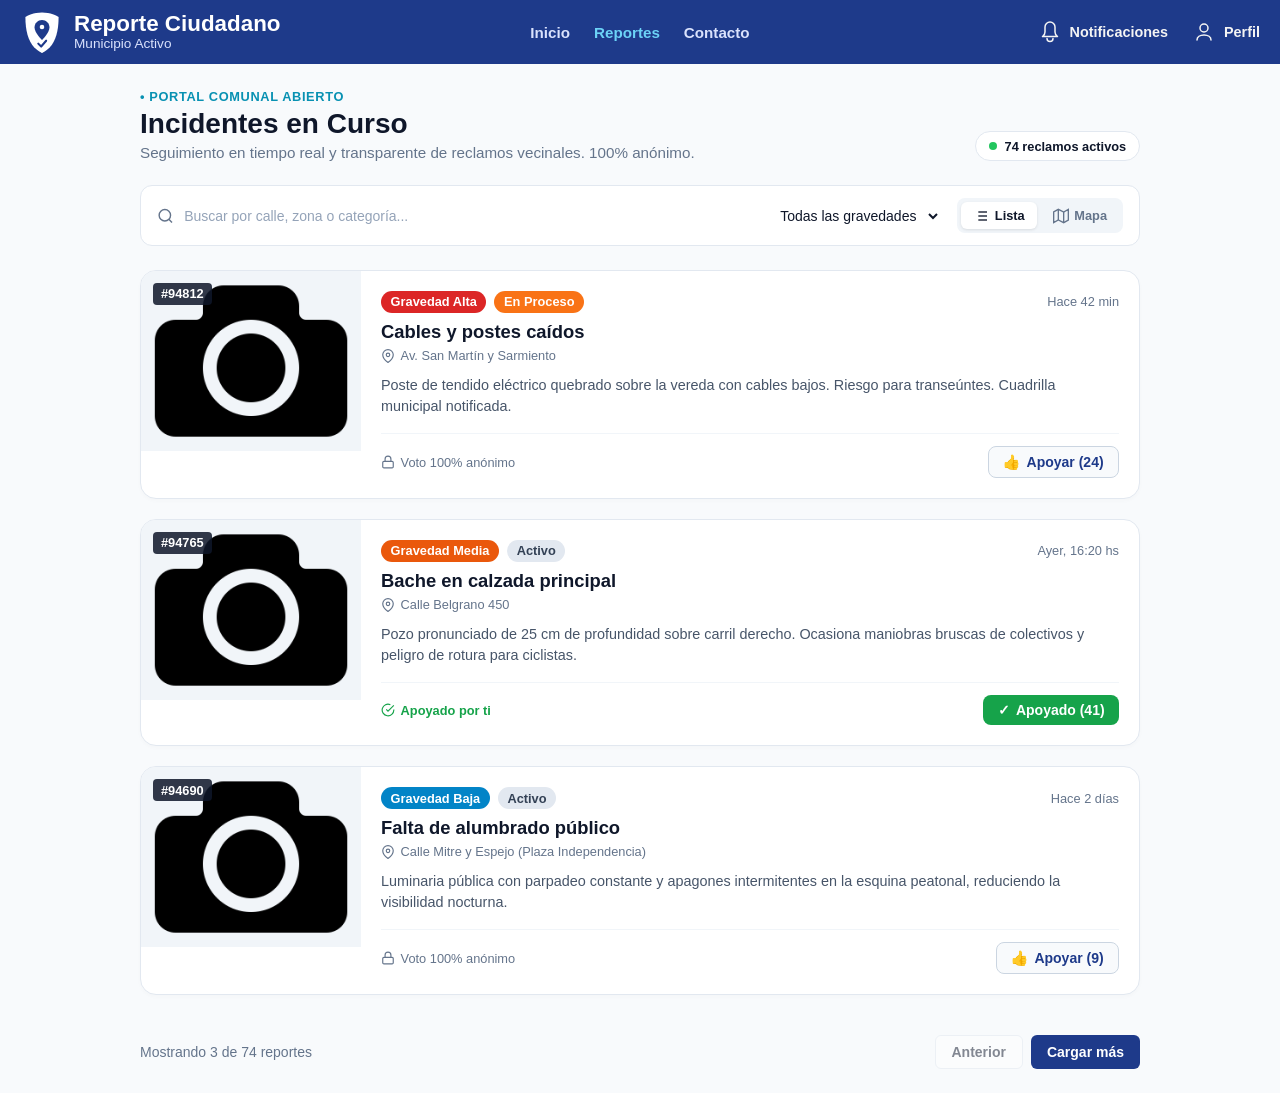
<file: templates/active-incidents.html>
<!DOCTYPE html>
<html lang="es">

<head>
    <meta charset="UTF-8">
    <meta name="viewport" content="width=device-width, initial-scale=1.0">
    <title>Incidentes Activos - Reporte Ciudadano</title>
    <link rel="stylesheet" href="/assets/css/active-incidents.css">
</head>

<body>
    <!-- Main Header (Global Navigation Bar) -->
    <header class="main-header" id="main-header">

        <!-- Brand / Logo Section -->
        <a class="brand-logo" href="/index.html" aria-label="Reporte Ciudadano - Inicio">
            <svg class="brand-icon" xmlns="http://www.w3.org/2000/svg" viewBox="0 0 100 106" fill="none" aria-hidden="true">
                <path d="M50 6 C70 6 86 13 90 17 C90 50 83 75 69 90 C58 100 50 104 50 104 C50 104 42 100 31 90 C17 75 10 50 10 17 C14 13 30 6 50 6 Z" fill="#ffffff" />
                <path d="M50 24 C60 24 68 32 68 42 C68 55 50 72 50 72 C50 72 32 55 32 42 C32 32 40 24 50 24 Z" fill="var(--primary-color)" />
                <circle cx="50" cy="41" r="5.5" fill="#ffffff" />
                <path d="M41 81 L48 88 L60 74" fill="none" stroke="var(--primary-color)" stroke-width="5" stroke-linecap="round" stroke-linejoin="round" />
            </svg>

            <div class="brand-text">
                <span class="brand-title">Reporte Ciudadano</span>
                <span class="brand-subtitle">Municipio Activo</span>
            </div>
        </a>

        <!-- Primary Navigation Links -->
        <nav class="main-nav" id="main-nav" aria-label="Navegación principal">
            <ul class="nav-list">
                <li class="nav-item nav-item-home">
                    <a class="nav-link" id="nav-home-link" href="/index.html">Inicio</a>
                </li>
                <li class="nav-item">
                    <a class="nav-link active" id="nav-reports-link" href="active-incidents.html">Reportes</a>
                </li>
                <li class="nav-item">
                    <a class="nav-link" id="nav-contact-link" href="contact.html">Contacto</a>
                </li>
            </ul>
        </nav>

        <!-- User Utility Actions -->
        <div class="user-menu" id="user-menu">

            <div class="user-action-item" id="notifications-menu-item">
                <a class="action-link notification-link" id="notification-btn" href="notifications.html" aria-label="Ver notificaciones">
                    <svg class="action-icon" xmlns="http://www.w3.org/2000/svg" viewBox="0 0 48 48" fill="none" stroke="currentColor" stroke-width="3" stroke-linecap="round" stroke-linejoin="round" aria-hidden="true">
                        <path d="M24 4c-5.5 0-10 4.5-10 10v10c0 4-2 7-5 9h30c-3-2-5-5-5-9V14c0-5.5-4.5-10-10-10z" />
                        <path d="M18 37a6 6 0 0 0 12 0" />
                    </svg>
                    <span class="action-label">Notificaciones</span>
                </a>
            </div>

            <div class="user-action-item" id="profile-menu-item">
                <a class="action-link profile-link" id="profile-btn" href="profile.html" aria-label="Ver perfil de usuario">
                    <svg class="action-icon" xmlns="http://www.w3.org/2000/svg" viewBox="0 0 48 48" fill="none" stroke="currentColor" stroke-width="3" stroke-linecap="round" stroke-linejoin="round" aria-hidden="true">
                        <circle cx="24" cy="16" r="8" />
                        <path d="M10 40c0-6 6-10 14-10s14 4 14 10" />
                    </svg>
                    <span class="action-label">Perfil</span>
                </a>
            </div>

        </div>

    </header>

    <!-- Contenedor Principal de la Página -->
    <main class="page-container">

        <!-- 1. Encabezado Hero -->
        <section class="incidents-hero-section">
            <div class="hero-text-content">
                <span class="portal-badge">• PORTAL COMUNAL ABIERTO</span>
                <h1 class="hero-title">Incidentes en Curso</h1>
                <p class="hero-subtitle">Seguimiento en tiempo real y transparente de reclamos vecinales. 100% anónimo.</p>
            </div>
            <div class="hero-counter-badge">
                <span class="status-dot"></span> 74 reclamos activos
            </div>
        </section>

        <!-- 2. Barra de Búsqueda y Filtros -->
        <section class="filters-section">
            <form class="filters-form" action="" method="GET">
                <div class="search-box">
                    <svg class="search-icon" viewBox="0 0 24 24" width="18" height="18" fill="none" stroke="currentColor" stroke-width="2">
                        <circle cx="11" cy="11" r="8"></circle>
                        <line x1="21" y1="21" x2="16.65" y2="16.65"></line>
                    </svg>
                    <input class="search-input" type="text" id="filter-search" placeholder="Buscar por calle, zona o categoría...">
                </div>

                <div class="filter-dropdown-wrapper">
                    <select class="filter-select" id="filter-severity">
                        <option value="all">Todas las gravedades</option>
                        <option value="high">Gravedad Alta</option>
                        <option value="medium">Gravedad Media</option>
                        <option value="low">Gravedad Baja</option>
                    </select>
                </div>

                <div class="view-toggle-container">
                    <button type="button" class="view-btn active" id="view-list-btn">
                        <svg viewBox="0 0 24 24" width="16" height="16" fill="none" stroke="currentColor" stroke-width="2">
                            <line x1="8" y1="6" x2="21" y2="6"></line>
                            <line x1="8" y1="12" x2="21" y2="12"></line>
                            <line x1="8" y1="18" x2="21" y2="18"></line>
                            <line x1="3" y1="6" x2="3.01" y2="6"></line>
                            <line x1="3" y1="12" x2="3.01" y2="12"></line>
                            <line x1="3" y1="18" x2="3.01" y2="18"></line>
                        </svg>
                        Lista
                    </button>
                    <button type="button" class="view-btn" id="view-map-btn">
                        <svg viewBox="0 0 24 24" width="16" height="16" fill="none" stroke="currentColor" stroke-width="2">
                            <polygon points="1 6 1 22 8 18 16 22 23 18 23 2 16 6 8 2 1 6"></polygon>
                            <line x1="8" y1="2" x2="8" y2="18"></line>
                            <line x1="16" y1="6" x2="16" y2="22"></line>
                        </svg>
                        Mapa
                    </button>
                </div>
            </form>
        </section>

        <!-- 3. Lista de Incidentes Activos -->
        <section class="active-incidents-section" id="active-incidents-list-section">
            <div class="incidents-list">

                <!-- TARJETA 1 -->
                <article class="incident-card">
                    <div class="card-media">
                        <span class="incident-id-badge">#94812</span>
                        <img class="incident-image" src="/assets/img/camara.png" alt="Cables y postes caídos">
                    </div>

                    <div class="card-body">
                        <div class="card-header-meta">
                            <div class="badge-group">
                                <span class="badge badge-high-severity">Gravedad Alta</span>
                                <span class="badge badge-in-progress">En Proceso</span>
                            </div>
                            <time class="meta-time">Hace 42 min</time>
                        </div>

                        <h2 class="card-title">Cables y postes caídos</h2>
                        <div class="card-location">
                            <svg viewBox="0 0 24 24" width="14" height="14" fill="none" stroke="currentColor" stroke-width="2">
                                <path d="M21 10c0 7-9 13-9 13s-9-6-9-13a9 9 0 0 1 18 0z"></path>
                                <circle cx="12" cy="10" r="3"></circle>
                            </svg>
                            <span>Av. San Martín y Sarmiento</span>
                        </div>

                        <p class="card-description">
                            Poste de tendido eléctrico quebrado sobre la vereda con cables bajos. Riesgo para transeúntes. Cuadrilla municipal notificada.
                        </p>

                        <div class="card-footer">
                            <div class="anon-vote-info">
                                <svg viewBox="0 0 24 24" width="14" height="14" fill="none" stroke="currentColor" stroke-width="2">
                                    <rect x="3" y="11" width="18" height="11" rx="2" ry="2"></rect>
                                    <path d="M7 11V7a5 5 0 0 1 10 0v4"></path>
                                </svg>
                                <span>Voto 100% anónimo</span>
                            </div>
                            <button class="support-btn btn-outline" type="button">
                                <span class="icon">👍</span> Apoyar (24)
                            </button>
                        </div>
                    </div>
                </article>

                <!-- TARJETA 2 -->
                <article class="incident-card">
                    <div class="card-media">
                        <span class="incident-id-badge">#94765</span>
                        <img class="incident-image" src="/assets/img/camara.png" alt="Bache en calzada principal">
                    </div>

                    <div class="card-body">
                        <div class="card-header-meta">
                            <div class="badge-group">
                                <span class="badge badge-medium-severity">Gravedad Media</span>
                                <span class="badge badge-active">Activo</span>
                            </div>
                            <time class="meta-time">Ayer, 16:20 hs</time>
                        </div>

                        <h2 class="card-title">Bache en calzada principal</h2>
                        <div class="card-location">
                            <svg viewBox="0 0 24 24" width="14" height="14" fill="none" stroke="currentColor" stroke-width="2">
                                <path d="M21 10c0 7-9 13-9 13s-9-6-9-13a9 9 0 0 1 18 0z"></path>
                                <circle cx="12" cy="10" r="3"></circle>
                            </svg>
                            <span>Calle Belgrano 450</span>
                        </div>

                        <p class="card-description">
                            Pozo pronunciado de 25 cm de profundidad sobre carril derecho. Ocasiona maniobras bruscas de colectivos y peligro de rotura para ciclistas.
                        </p>

                        <div class="card-footer">
                            <div class="anon-vote-info voted">
                                <svg viewBox="0 0 24 24" width="14" height="14" fill="none" stroke="currentColor" stroke-width="2">
                                    <path d="M22 11.08V12a10 10 0 1 1-5.93-9.14"></path>
                                    <polyline points="22 4 12 14.01 9 11.01"></polyline>
                                </svg>
                                <span>Apoyado por ti</span>
                            </div>
                            <button class="support-btn btn-supported" type="button">
                                <span class="icon">✓</span> Apoyado (41)
                            </button>
                        </div>
                    </div>
                </article>

                <!-- TARJETA 3 -->
                <article class="incident-card">
                    <div class="card-media">
                        <span class="incident-id-badge">#94690</span>
                        <img class="incident-image" src="/assets/img/camara.png" alt="Falta de alumbrado público">
                    </div>

                    <div class="card-body">
                        <div class="card-header-meta">
                            <div class="badge-group">
                                <span class="badge badge-low-severity">Gravedad Baja</span>
                                <span class="badge badge-active">Activo</span>
                            </div>
                            <time class="meta-time">Hace 2 días</time>
                        </div>

                        <h2 class="card-title">Falta de alumbrado público</h2>
                        <div class="card-location">
                            <svg viewBox="0 0 24 24" width="14" height="14" fill="none" stroke="currentColor" stroke-width="2">
                                <path d="M21 10c0 7-9 13-9 13s-9-6-9-13a9 9 0 0 1 18 0z"></path>
                                <circle cx="12" cy="10" r="3"></circle>
                            </svg>
                            <span>Calle Mitre y Espejo (Plaza Independencia)</span>
                        </div>

                        <p class="card-description">
                            Luminaria pública con parpadeo constante y apagones intermitentes en la esquina peatonal, reduciendo la visibilidad nocturna.
                        </p>

                        <div class="card-footer">
                            <div class="anon-vote-info">
                                <svg viewBox="0 0 24 24" width="14" height="14" fill="none" stroke="currentColor" stroke-width="2">
                                    <rect x="3" y="11" width="18" height="11" rx="2" ry="2"></rect>
                                    <path d="M7 11V7a5 5 0 0 1 10 0v4"></path>
                                </svg>
                                <span>Voto 100% anónimo</span>
                            </div>
                            <button class="support-btn btn-outline" type="button">
                                <span class="icon">👍</span> Apoyar (9)
                            </button>
                        </div>
                    </div>
                </article>

            </div>
        </section>

        <!-- 4. Paginación -->
        <section class="pagination-section">
            <p class="pagination-info">Mostrando 3 de 74 reportes</p>
            <div class="pagination-controls">
                <button class="btn-pagination" disabled type="button">Anterior</button>
                <button class="btn-pagination btn-primary" type="button">Cargar más</button>
            </div>
        </section>

    </main>

    <footer></footer>
</body>

</html>
</file>
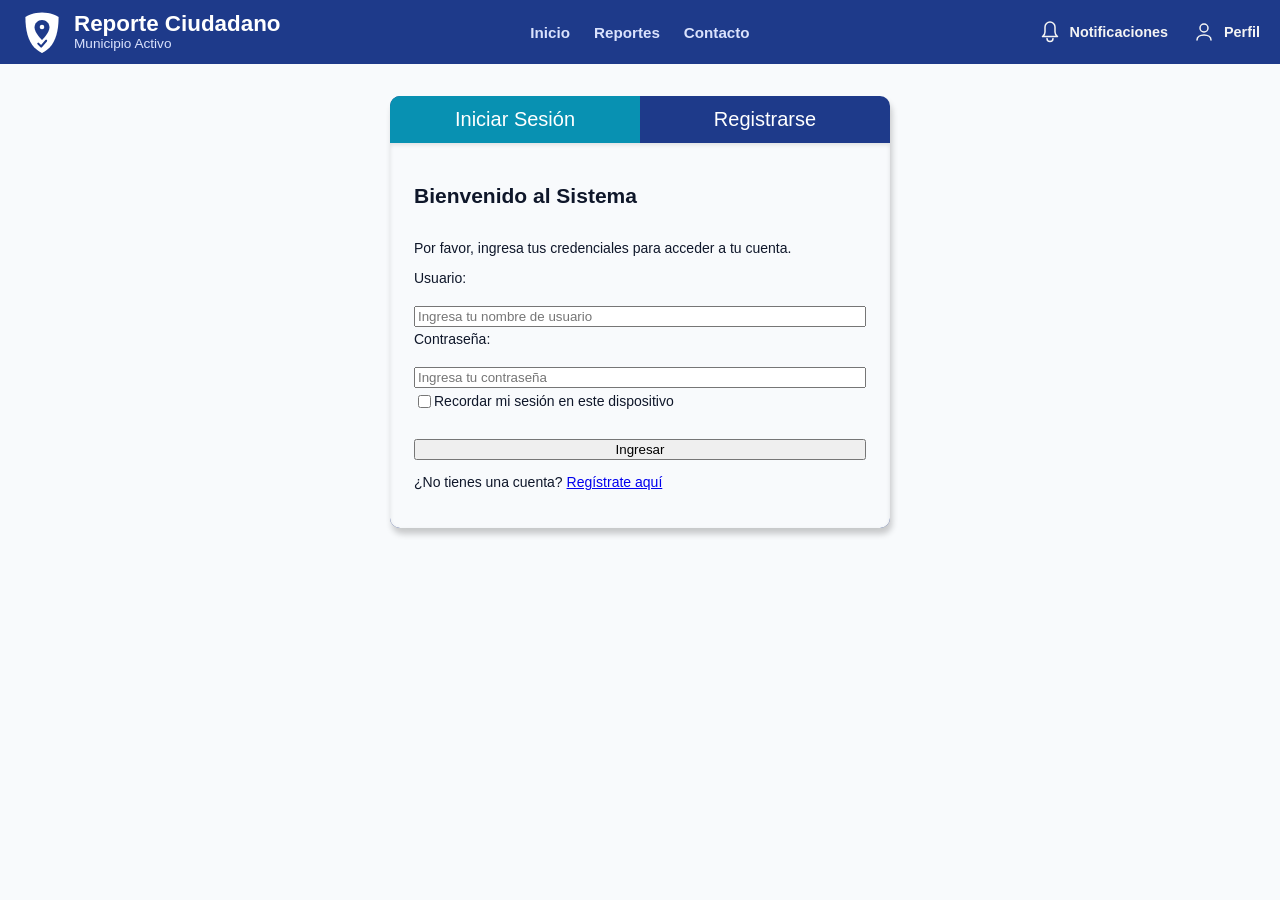
<file: templates/login.html>
<!DOCTYPE html>
<html lang="es">

<head>
    <meta charset="UTF-8">
    <meta name="viewport" content="width=device-width, initial-scale=1.0">
    <title>Reporte Ciudadano - Ingreso y registro de sesion</title>
    <link rel="stylesheet" href="/assets/css/login.css">
</head>

<body>
        <!-- Main Header (Global Navigation Bar) -->
    <header class="main-header" id="main-header">

        <!-- Brand / Logo Section -->
        <a class="brand-logo" href="/index.html" aria-label="Reporte Ciudadano - Inicio">
            <svg class="brand-icon" xmlns="http://www.w3.org/2000/svg" viewBox="0 0 100 106" fill="none"
                aria-hidden="true">
                <!-- Shield outer shape -->
                <path
                    d="M50 6 C70 6 86 13 90 17 C90 50 83 75 69 90 C58 100 50 104 50 104 C50 104 42 100 31 90 C17 75 10 50 10 17 C14 13 30 6 50 6 Z"
                    fill="#ffffff" />
                <!-- Location pin -->
                <path d="M50 24 C60 24 68 32 68 42 C68 55 50 72 50 72 C50 72 32 55 32 42 C32 32 40 24 50 24 Z"
                    fill="var(--primary-color)" />
                <!-- Inner pin dot -->
                <circle cx="50" cy="41" r="5.5" fill="#ffffff" />
                <!-- Checkmark -->
                <path d="M41 81 L48 88 L60 74" fill="none" stroke="var(--primary-color)" stroke-width="5"
                    stroke-linecap="round" stroke-linejoin="round" />
            </svg>

            <div class="brand-text">
                <span class="brand-title">Reporte Ciudadano</span>
                <span class="brand-subtitle">Municipio Activo</span>
            </div>
        </a>

        <!-- Primary Navigation Links -->
        <nav class="main-nav" id="main-nav" aria-label="Navegación principal">
            <ul class="nav-list">
                <li class="nav-item nav-item-home">
                    <a class="nav-link" id="nav-home-link" href="/index.html">Inicio</a>
                </li>
                <li class="nav-item">
                    <a class="nav-link" id="nav-reports-link" href="active-incidents.html">Reportes</a>
                </li>
                <li class="nav-item">
                    <a class="nav-link" id="nav-contact-link" href="contact.html">Contacto</a>
                </li>
            </ul>
        </nav>

        <!-- User Utility Actions (Notifications & Profile) -->
        <div class="user-menu" id="user-menu">

            <!-- Notifications Action Item -->
            <div class="user-action-item" id="notifications-menu-item">
                <a class="action-link notification-link" id="notification-btn" href="notifications.html"
                    aria-label="Ver notificaciones">
                    <svg class="action-icon" xmlns="http://www.w3.org/2000/svg" viewBox="0 0 48 48" fill="none"
                        stroke="currentColor" stroke-width="3" stroke-linecap="round" stroke-linejoin="round"
                        aria-hidden="true">
                        <path d="M24 4c-5.5 0-10 4.5-10 10v10c0 4-2 7-5 9h30c-3-2-5-5-5-9V14c0-5.5-4.5-10-10-10z" />
                        <path d="M18 37a6 6 0 0 0 12 0" />
                    </svg>
                    <span class="action-label">Notificaciones</span>
                </a>
            </div>

            <!-- Profile Action Item -->
            <div class="user-action-item" id="profile-menu-item">
                <a class="action-link profile-link" id="profile-btn" href="profile.html"
                    aria-label="Ver perfil de usuario">
                    <svg class="action-icon" xmlns="http://www.w3.org/2000/svg" viewBox="0 0 48 48" fill="none"
                        stroke="currentColor" stroke-width="3" stroke-linecap="round" stroke-linejoin="round"
                        aria-hidden="true">
                        <circle cx="24" cy="16" r="8" />
                        <path d="M10 40c0-6 6-10 14-10s14 4 14 10" />
                    </svg>
                    <span class="action-label">Perfil</span>
                </a>
            </div>

        </div>

    </header>
    <section>
        <div class="tab-container">
            <ul class="tab-list">
                <li class="tab-item option-active login-tab" id="login-option">Iniciar Sesión</li>
                <li class="tab-item" id="register-option">Registrarse</li>
            </ul>

            <div class="content-container">
                <div class="content content-active" id="login-content">
                    <h2>Bienvenido al Sistema</h2>
                    <p>Por favor, ingresa tus credenciales para acceder a tu cuenta.</p>

                    <form action="/login" method="POST">
                        <label for="username">Usuario:</label>
                        <input class="form-input" type="text" id="username" name="username"
                            placeholder="Ingresa tu nombre de usuario" required>

                        <label for="password">Contraseña:</label>
                        <input class="form-input" type="password" id="password" name="password"
                            placeholder="Ingresa tu contraseña" minlength="8" maxlength="20" required>

                        <label for="remember-me">
                            <input class="form-checkbox" type="checkbox" id="remember-me" name="remember-me">
                            Recordar mi sesión en este dispositivo
                        </label>

                        <button class="btn" type="submit">Ingresar</button>
                    </form>
                    <p>¿No tienes una cuenta? <a href="#register-option">Regístrate aquí</a></p>

                </div>

                <div class="content" id="register-content">
                    <h2>Crear cuenta ciudadana</h2>
                    <p>Por favor, completa el formulario para registrarte y dar seguimiento a tus reportes y tramites
                        barriales.</p>
                    <form action="/register" method="POST">
                        <label for="reg-name">Nombre completo:</label>
                        <input class="form-input" type="text" id="reg-name" name="name"
                            placeholder="Ingresa tu nombre completo" required>

                        <label for="reg-surname">Apellido:</label>
                        <input class="form-input" type="text" id="reg-surname" name="surname"
                            placeholder="Ingresa tu apellido" required>

                        <label for="reg-dni">DNI:</label>
                        <input class="form-input" type="text" id="reg-dni" name="dni" placeholder="Ingresa tu DNI"
                            required>

                        <label for="reg-email">Correo Electrónico:</label>
                        <input class="form-input" type="email" id="reg-email" name="email"
                            placeholder="tu.email@ejemplo.com" required>

                        <label for="reg-department">Departamento:</label>
                        <select class="form-input" id="reg-department" name="department" required>
                            <option value="">Selecciona tu departamento</option>
                            <option value="capital">Capital</option>
                            <option value="general-alvear">General Alvear</option>
                            <option value="godoy-cruz">Godoy Cruz</option>
                            <option value="guaymallen">Guaymallén</option>
                            <option value="junin">Junín</option>
                            <option value="la-paz">La Paz</option>
                            <option value="las-heras">Las Heras</option>
                            <option value="lavalle">Lavalle</option>
                            <option value="lujan">Luján de Cuyo</option>
                            <option value="maipu">Maipú</option>
                            <option value="malargue">Malargüe</option>
                            <option value="rivadavia">Rivadavia</option>
                            <option value="san-carlos">San Carlos</option>
                            <option value="san-martin">San Martín</option>
                            <option value="san-rafael">San Rafael</option>
                            <option value="santa-rosa">Santa Rosa</option>
                            <option value="tunuyan">Tunuyán</option>
                            <option value="tupungato">Tupungato</option>
                        </select>

                        <label for="reg-password">Contraseña:</label>
                        <input class="form-input" type="password" id="reg-password" name="password"
                            placeholder="Ingresa tu contraseña" minlength="8" maxlength="20" required>

                        <label for="reg-password-confirm">Confirmar Contraseña:</label>
                        <input class="form-input" type="password" id="reg-password-confirm" name="password_confirm"
                            placeholder="Confirma tu contraseña" minlength="8" maxlength="20" required>

                        <span class="error-message" id="reg-error-message">Error: Por favor, completa todos los
                            campos.</span>
                            
                        <label for="reg-terms">
                            <input type="checkbox" id="reg-terms" name="terms" required>
                            Acepto los <a href="/terms">términos y condiciones</a>
                        </label>

                        <button class="btn" type="submit">Registrarse</button>
                    </form>
                    <p>¿Ya tienes una cuenta? <a href="#login-option">Inicia sesión aquí</a></p>
                </div>
            </div>
        </div>
    </section>
    <footer>

    </footer>

    <script src="/js/auth.js"></script>
</body>

</html>
</file>
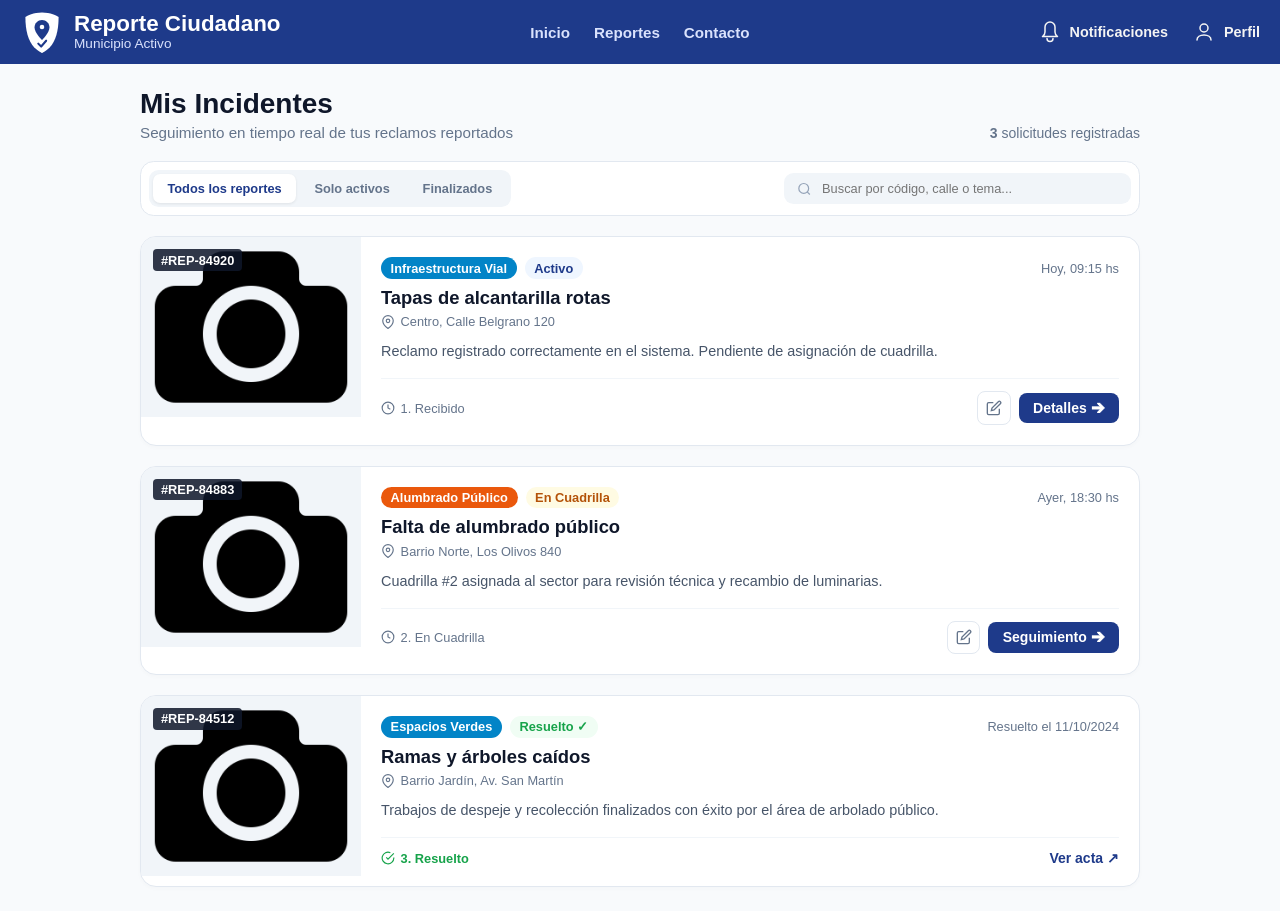
<file: templates/my-reports.html>
<!DOCTYPE html>
<html lang="es">

<head>
    <meta charset="UTF-8">
    <meta name="viewport" content="width=device-width, initial-scale=1.0">
    <title>Mis Incidentes - Reporte Ciudadano</title>
    <link rel="stylesheet" href="/assets/css/my-reports.css">
</head>

<body class="my-reports-page">
    <!-- Header Global de Navegación -->
    <header class="main-header" id="main-header">

        <!-- Brand / Logo Section -->
        <a class="brand-logo" href="/index.html" aria-label="Reporte Ciudadano - Inicio">
            <svg class="brand-icon" xmlns="http://www.w3.org/2000/svg" viewBox="0 0 100 106" fill="none"
                aria-hidden="true">
                <path
                    d="M50 6 C70 6 86 13 90 17 C90 50 83 75 69 90 C58 100 50 104 50 104 C50 104 42 100 31 90 C17 75 10 50 10 17 C14 13 30 6 50 6 Z"
                    fill="#ffffff" />
                <path d="M50 24 C60 24 68 32 68 42 C68 55 50 72 50 72 C50 72 32 55 32 42 C32 32 40 24 50 24 Z"
                    fill="var(--primary-color)" />
                <circle cx="50" cy="41" r="5.5" fill="#ffffff" />
                <path d="M41 81 L48 88 L60 74" fill="none" stroke="var(--primary-color)" stroke-width="5"
                    stroke-linecap="round" stroke-linejoin="round" />
            </svg>

            <div class="brand-text">
                <span class="brand-title">Reporte Ciudadano</span>
                <span class="brand-subtitle">Municipio Activo</span>
            </div>
        </a>

        <!-- Primary Navigation Links -->
        <nav class="main-nav" id="main-nav" aria-label="Navegación principal">
            <ul class="nav-list">
                <li class="nav-item nav-item-home">
                    <a class="nav-link" id="nav-home-link" href="/index.html">Inicio</a>
                </li>
                <li class="nav-item">
                    <a class="nav-link" id="nav-reports-link" href="active-incidents.html">Reportes</a>
                </li>
                <li class="nav-item">
                    <a class="nav-link" id="nav-contact-link" href="contact.html">Contacto</a>
                </li>
            </ul>
        </nav>

        <!-- User Utility Actions -->
        <div class="user-menu" id="user-menu">

            <div class="user-action-item" id="notifications-menu-item">
                <a class="action-link notification-link" id="notification-btn" href="notifications.html"
                    aria-label="Ver notificaciones">
                    <svg class="action-icon" xmlns="http://www.w3.org/2000/svg" viewBox="0 0 48 48" fill="none"
                        stroke="currentColor" stroke-width="3" stroke-linecap="round" stroke-linejoin="round"
                        aria-hidden="true">
                        <path d="M24 4c-5.5 0-10 4.5-10 10v10c0 4-2 7-5 9h30c-3-2-5-5-5-9V14c0-5.5-4.5-10-10-10z" />
                        <path d="M18 37a6 6 0 0 0 12 0" />
                    </svg>
                    <span class="action-label">Notificaciones</span>
                </a>
            </div>

            <div class="user-action-item" id="profile-menu-item">
                <a class="action-link profile-link" id="profile-btn" href="profile.html"
                    aria-label="Ver perfil de usuario">
                    <svg class="action-icon" xmlns="http://www.w3.org/2000/svg" viewBox="0 0 48 48" fill="none"
                        stroke="currentColor" stroke-width="3" stroke-linecap="round" stroke-linejoin="round"
                        aria-hidden="true">
                        <circle cx="24" cy="16" r="8" />
                        <path d="M10 40c0-6 6-10 14-10s14 4 14 10" />
                    </svg>
                    <span class="action-label">Perfil</span>
                </a>
            </div>

        </div>

    </header>

    <!-- Contenido Principal -->
    <main class="my-reports-container">

        <!-- Encabezado de la página -->
        <section class="my-reports-header">
            <div class="header-text-group">
                <h1 class="page-main-title">Mis Incidentes</h1>
                <p class="page-main-subtitle">Seguimiento en tiempo real de tus reclamos reportados</p>
            </div>
            <div class="header-stats">
                <span class="counter-text"><strong>3</strong> solicitudes registradas</span>
            </div>
        </section>

        <!-- Barra de Filtros y Búsqueda -->
        <section class="reports-filter-bar">
            <div class="filter-tabs-group">
                <button type="button" class="tab-btn active">Todos los reportes</button>
                <button type="button" class="tab-btn">Solo activos</button>
                <button type="button" class="tab-btn">Finalizados</button>
            </div>
            <div class="search-input-wrapper">
                <svg class="search-icon" viewBox="0 0 24 24" width="16" height="16" fill="none" stroke="currentColor"
                    stroke-width="2">
                    <circle cx="11" cy="11" r="8"></circle>
                    <line x1="21" y1="21" x2="16.65" y2="16.65"></line>
                </svg>
                <input type="text" class="search-field" placeholder="Buscar por código, calle o tema...">
            </div>
        </section>

        <!-- Lista de Incidentes -->
        <section class="user-reports-list">
            <div class="incidents-list">

                <!-- TARJETA 1 (Activo) -->
                <article class="incident-card">
                    <div class="card-media">
                        <span class="incident-id-badge">#REP-84920</span>
                        <img class="incident-image" src="/assets/img/camara.png" alt="Tapas de alcantarilla rotas">
                    </div>

                    <div class="card-body">
                        <div class="card-header-meta">
                            <div class="badge-group">
                                <span class="badge badge-low-severity">Infraestructura Vial</span>
                                <span class="badge badge-status-active">Activo</span>
                            </div>
                            <time class="meta-time">Hoy, 09:15 hs</time>
                        </div>

                        <h2 class="card-title">Tapas de alcantarilla rotas</h2>
                        <div class="card-location">
                            <svg viewBox="0 0 24 24" width="14" height="14" fill="none" stroke="currentColor"
                                stroke-width="2">
                                <path d="M21 10c0 7-9 13-9 13s-9-6-9-13a9 9 0 0 1 18 0z"></path>
                                <circle cx="12" cy="10" r="3"></circle>
                            </svg>
                            <span>Centro, Calle Belgrano 120</span>
                        </div>

                        <p class="card-description">
                            Reclamo registrado correctamente en el sistema. Pendiente de asignación de cuadrilla.
                        </p>

                        <div class="card-footer">
                            <div class="anon-vote-info">
                                <svg viewBox="0 0 24 24" width="14" height="14" fill="none" stroke="currentColor"
                                    stroke-width="2">
                                    <circle cx="12" cy="12" r="10"></circle>
                                    <polyline points="12 6 12 12 16 14"></polyline>
                                </svg>
                                <span>1. Recibido</span>
                            </div>

                            <div class="my-report-actions">
                                <button type="button" class="btn-edit-card" aria-label="Editar reporte">
                                    <svg viewBox="0 0 24 24" width="16" height="16" fill="none" stroke="currentColor"
                                        stroke-width="2">
                                        <path d="M11 4H4a2 2 0 0 0-2 2v14a2 2 0 0 0 2 2h14a2 2 0 0 0 2-2v-7"></path>
                                        <path d="M18.5 2.5a2.121 2.121 0 0 1 3 3L12 15l-4 1 1-4 9.5-9.5z"></path>
                                    </svg>
                                </button>
                                <a class="card-action-link btn-details-fill" href="report-details.html">Detalles 🡪</a>
                            </div>
                        </div>
                    </div>
                </article>

                <!-- TARJETA 2 (En cuadrilla) -->
                <article class="incident-card">
                    <div class="card-media">
                        <span class="incident-id-badge">#REP-84883</span>
                        <img class="incident-image" src="/assets/img/camara.png" alt="Falta de alumbrado público">
                    </div>

                    <div class="card-body">
                        <div class="card-header-meta">
                            <div class="badge-group">
                                <span class="badge badge-medium-severity">Alumbrado Público</span>
                                <span class="badge badge-status-cuadrilla">En Cuadrilla</span>
                            </div>
                            <time class="meta-time">Ayer, 18:30 hs</time>
                        </div>

                        <h2 class="card-title">Falta de alumbrado público</h2>
                        <div class="card-location">
                            <svg viewBox="0 0 24 24" width="14" height="14" fill="none" stroke="currentColor"
                                stroke-width="2">
                                <path d="M21 10c0 7-9 13-9 13s-9-6-9-13a9 9 0 0 1 18 0z"></path>
                                <circle cx="12" cy="10" r="3"></circle>
                            </svg>
                            <span>Barrio Norte, Los Olivos 840</span>
                        </div>

                        <p class="card-description">
                            Cuadrilla #2 asignada al sector para revisión técnica y recambio de luminarias.
                        </p>

                        <div class="card-footer">
                            <div class="anon-vote-info">
                                <svg viewBox="0 0 24 24" width="14" height="14" fill="none" stroke="currentColor"
                                    stroke-width="2">
                                    <circle cx="12" cy="12" r="10"></circle>
                                    <polyline points="12 6 12 12 16 14"></polyline>
                                </svg>
                                <span>2. En Cuadrilla</span>
                            </div>

                            <div class="my-report-actions">
                                <button type="button" class="btn-edit-card" aria-label="Editar reporte">
                                    <svg viewBox="0 0 24 24" width="16" height="16" fill="none" stroke="currentColor"
                                        stroke-width="2">
                                        <path d="M11 4H4a2 2 0 0 0-2 2v14a2 2 0 0 0 2 2h14a2 2 0 0 0 2-2v-7"></path>
                                        <path d="M18.5 2.5a2.121 2.121 0 0 1 3 3L12 15l-4 1 1-4 9.5-9.5z"></path>
                                    </svg>
                                </button>
                                <a class="card-action-link btn-details-fill" href="report-details.html">Seguimiento 🡪</a>
                            </div>
                        </div>
                    </div>
                </article>

                <!-- TARJETA 3 (Resuelto) -->
                <article class="incident-card">
                    <div class="card-media">
                        <span class="incident-id-badge">#REP-84512</span>
                        <img class="incident-image" src="/assets/img/camara.png" alt="Ramas y árboles caídos">
                    </div>

                    <div class="card-body">
                        <div class="card-header-meta">
                            <div class="badge-group">
                                <span class="badge badge-low-severity">Espacios Verdes</span>
                                <span class="badge badge-status-resolved">Resuelto ✓</span>
                            </div>
                            <time class="meta-time">Resuelto el 11/10/2024</time>
                        </div>

                        <h2 class="card-title">Ramas y árboles caídos</h2>
                        <div class="card-location">
                            <svg viewBox="0 0 24 24" width="14" height="14" fill="none" stroke="currentColor"
                                stroke-width="2">
                                <path d="M21 10c0 7-9 13-9 13s-9-6-9-13a9 9 0 0 1 18 0z"></path>
                                <circle cx="12" cy="10" r="3"></circle>
                            </svg>
                            <span>Barrio Jardín, Av. San Martín</span>
                        </div>

                        <p class="card-description">
                            Trabajos de despeje y recolección finalizados con éxito por el área de arbolado público.
                        </p>

                        <div class="card-footer">
                            <div class="anon-vote-info voted">
                                <svg viewBox="0 0 24 24" width="14" height="14" fill="none" stroke="currentColor"
                                    stroke-width="2">
                                    <path d="M22 11.08V12a10 10 0 1 1-5.93-9.14"></path>
                                    <polyline points="22 4 12 14.01 9 11.01"></polyline>
                                </svg>
                                <span>3. Resuelto</span>
                            </div>

                            <div class="my-report-actions">
                                <a class="card-action-link" href="report-details.html">Ver acta ↗</a>
                            </div>
                        </div>
                    </div>
                </article>

            </div>
        </section>

    </main>

    <footer></footer>

</body>

</html>
</file>
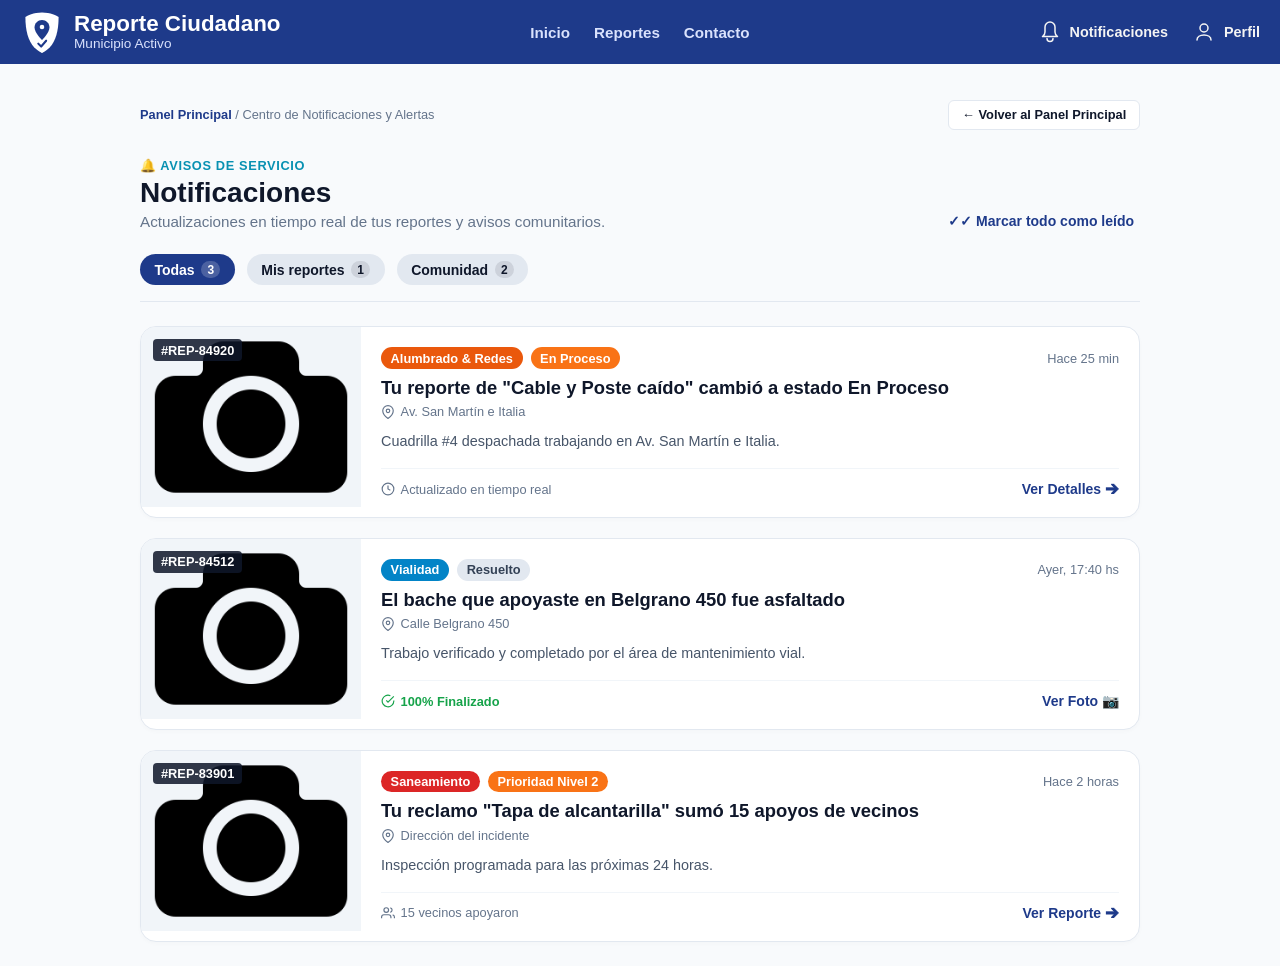
<file: templates/notifications.html>
<!DOCTYPE html>
<html lang="es">

<head>
    <meta charset="UTF-8">
    <meta name="viewport" content="width=device-width, initial-scale=1.0">
    <title>Notificaciones - Reporte Ciudadano</title>
    <link rel="stylesheet" href="/assets/css/notifications.css">
</head>

<body>
    <!-- Header Global de Navegación -->
    <header class="main-header" id="main-header">

        <!-- Brand / Logo Section -->
        <a class="brand-logo" href="/index.html" aria-label="Reporte Ciudadano - Inicio">
            <svg class="brand-icon" xmlns="http://www.w3.org/2000/svg" viewBox="0 0 100 106" fill="none" aria-hidden="true">
                <path d="M50 6 C70 6 86 13 90 17 C90 50 83 75 69 90 C58 100 50 104 50 104 C50 104 42 100 31 90 C17 75 10 50 10 17 C14 13 30 6 50 6 Z" fill="#ffffff" />
                <path d="M50 24 C60 24 68 32 68 42 C68 55 50 72 50 72 C50 72 32 55 32 42 C32 32 40 24 50 24 Z" fill="var(--primary-color)" />
                <circle cx="50" cy="41" r="5.5" fill="#ffffff" />
                <path d="M41 81 L48 88 L60 74" fill="none" stroke="var(--primary-color)" stroke-width="5" stroke-linecap="round" stroke-linejoin="round" />
            </svg>

            <div class="brand-text">
                <span class="brand-title">Reporte Ciudadano</span>
                <span class="brand-subtitle">Municipio Activo</span>
            </div>
        </a>

        <!-- Primary Navigation Links -->
        <nav class="main-nav" id="main-nav" aria-label="Navegación principal">
            <ul class="nav-list">
                <li class="nav-item nav-item-home">
                    <a class="nav-link" id="nav-home-link" href="/index.html">Inicio</a>
                </li>
                <li class="nav-item">
                    <a class="nav-link" id="nav-reports-link" href="active-incidents.html">Reportes</a>
                </li>
                <li class="nav-item">
                    <a class="nav-link" id="nav-contact-link" href="contact.html">Contacto</a>
                </li>
            </ul>
        </nav>

        <!-- User Utility Actions -->
        <div class="user-menu" id="user-menu">

            <div class="user-action-item" id="notifications-menu-item">
                <a class="action-link notification-link" id="notification-btn" href="notifications.html" aria-label="Ver notificaciones">
                    <svg class="action-icon" xmlns="http://www.w3.org/2000/svg" viewBox="0 0 48 48" fill="none" stroke="currentColor" stroke-width="3" stroke-linecap="round" stroke-linejoin="round" aria-hidden="true">
                        <path d="M24 4c-5.5 0-10 4.5-10 10v10c0 4-2 7-5 9h30c-3-2-5-5-5-9V14c0-5.5-4.5-10-10-10z" />
                        <path d="M18 37a6 6 0 0 0 12 0" />
                    </svg>
                    <span class="action-label">Notificaciones</span>
                </a>
            </div>

            <div class="user-action-item" id="profile-menu-item">
                <a class="action-link profile-link" id="profile-btn" href="profile.html" aria-label="Ver perfil de usuario">
                    <svg class="action-icon" xmlns="http://www.w3.org/2000/svg" viewBox="0 0 48 48" fill="none" stroke="currentColor" stroke-width="3" stroke-linecap="round" stroke-linejoin="round" aria-hidden="true">
                        <circle cx="24" cy="16" r="8" />
                        <path d="M10 40c0-6 6-10 14-10s14 4 14 10" />
                    </svg>
                    <span class="action-label">Perfil</span>
                </a>
            </div>

        </div>

    </header>

    <!-- Contenedor Principal de Notificaciones -->
    <section class="notifications-page-container">

        <!-- Miga de pan / Breadcrumb -->
        <nav class="breadcrumb-container" id="breadcrumb-nav">
            <p class="breadcrumb-path">
                <a class="breadcrumb-link" href="/index.html">Panel Principal</a> / Centro de Notificaciones y Alertas
            </p>
            <a class="back-link" href="/index.html">
                ← Volver al Panel Principal
            </a>
        </nav>

        <!-- Encabezado de la página -->
        <div class="page-title-section" id="title-section">
            <div class="title-header-wrapper">
                <div class="title-text-group">
                    <p class="section-subtitle">🔔 AVISOS DE SERVICIO</p>
                    <h1 class="section-title">Notificaciones</h1>
                    <p class="section-description">Actualizaciones en tiempo real de tus reportes y avisos comunitarios.</p>
                </div>
                <button class="btn-mark-read" id="mark-all-read-btn" type="button">
                    ✓✓ Marcar todo como leído
                </button>
            </div>
        </div>

        <!-- Filtros por Categoría -->
        <div class="filter-bar" id="category-filters">
            <button class="btn filter-btn active" type="button">Todas <span class="counter">3</span></button>
            <button class="btn filter-btn" type="button">Mis reportes <span class="counter">1</span></button>
            <button class="btn filter-btn" type="button">Comunidad <span class="counter">2</span></button>
        </div>

        <!-- Lista de Notificaciones -->
        <section class="notifications-section" id="notifications-list-section">
            <div class="incidents-list">

                <!-- NOTIFICACIÓN 1 -->
                <article class="incident-card">
                    <div class="card-media">
                        <span class="incident-id-badge">#REP-84920</span>
                        <img class="incident-image" src="/assets/img/camara.png" alt="Cables y postes caídos">
                    </div>

                    <div class="card-body">
                        <div class="card-header-meta">
                            <div class="badge-group">
                                <span class="badge badge-medium-severity">Alumbrado & Redes</span>
                                <span class="badge badge-in-progress">En Proceso</span>
                            </div>
                            <time class="meta-time">Hace 25 min</time>
                        </div>

                        <h2 class="card-title">Tu reporte de "Cable y Poste caído" cambió a estado En Proceso</h2>
                        <div class="card-location">
                            <svg viewBox="0 0 24 24" width="14" height="14" fill="none" stroke="currentColor" stroke-width="2">
                                <path d="M21 10c0 7-9 13-9 13s-9-6-9-13a9 9 0 0 1 18 0z"></path>
                                <circle cx="12" cy="10" r="3"></circle>
                            </svg>
                            <span>Av. San Martín e Italia</span>
                        </div>

                        <p class="card-description">
                            Cuadrilla #4 despachada trabajando en Av. San Martín e Italia.
                        </p>

                        <div class="card-footer">
                            <div class="anon-vote-info">
                                <svg viewBox="0 0 24 24" width="14" height="14" fill="none" stroke="currentColor" stroke-width="2">
                                    <circle cx="12" cy="12" r="10"></circle>
                                    <polyline points="12 6 12 12 16 14"></polyline>
                                </svg>
                                <span>Actualizado en tiempo real</span>
                            </div>
                            <a class="card-action-link" href="#">Ver Detalles 🡪</a>
                        </div>
                    </div>
                </article>

                <!-- NOTIFICACIÓN 2 -->
                <article class="incident-card">
                    <div class="card-media">
                        <span class="incident-id-badge">#REP-84512</span>
                        <img class="incident-image" src="/assets/img/camara.png" alt="Bache reparado">
                    </div>

                    <div class="card-body">
                        <div class="card-header-meta">
                            <div class="badge-group">
                                <span class="badge badge-low-severity">Vialidad</span>
                                <span class="badge badge-active">Resuelto</span>
                            </div>
                            <time class="meta-time">Ayer, 17:40 hs</time>
                        </div>

                        <h2 class="card-title">El bache que apoyaste en Belgrano 450 fue asfaltado</h2>
                        <div class="card-location">
                            <svg viewBox="0 0 24 24" width="14" height="14" fill="none" stroke="currentColor" stroke-width="2">
                                <path d="M21 10c0 7-9 13-9 13s-9-6-9-13a9 9 0 0 1 18 0z"></path>
                                <circle cx="12" cy="10" r="3"></circle>
                            </svg>
                            <span>Calle Belgrano 450</span>
                        </div>

                        <p class="card-description">
                            Trabajo verificado y completado por el área de mantenimiento vial.
                        </p>

                        <div class="card-footer">
                            <div class="anon-vote-info voted">
                                <svg viewBox="0 0 24 24" width="14" height="14" fill="none" stroke="currentColor" stroke-width="2">
                                    <path d="M22 11.08V12a10 10 0 1 1-5.93-9.14"></path>
                                    <polyline points="22 4 12 14.01 9 11.01"></polyline>
                                </svg>
                                <span>100% Finalizado</span>
                            </div>
                            <a class="card-action-link" href="#">Ver Foto 📷</a>
                        </div>
                    </div>
                </article>

                <!-- NOTIFICACIÓN 3 -->
                <article class="incident-card">
                    <div class="card-media">
                        <span class="incident-id-badge">#REP-83901</span>
                        <img class="incident-image" src="/assets/img/camara.png" alt="Saneamiento municipal">
                    </div>

                    <div class="card-body">
                        <div class="card-header-meta">
                            <div class="badge-group">
                                <span class="badge badge-high-severity">Saneamiento</span>
                                <span class="badge badge-in-progress">Prioridad Nivel 2</span>
                            </div>
                            <time class="meta-time">Hace 2 horas</time>
                        </div>

                        <h2 class="card-title">Tu reclamo "Tapa de alcantarilla" sumó 15 apoyos de vecinos</h2>
                        <div class="card-location">
                            <svg viewBox="0 0 24 24" width="14" height="14" fill="none" stroke="currentColor" stroke-width="2">
                                <path d="M21 10c0 7-9 13-9 13s-9-6-9-13a9 9 0 0 1 18 0z"></path>
                                <circle cx="12" cy="10" r="3"></circle>
                            </svg>
                            <span>Dirección del incidente</span>
                        </div>

                        <p class="card-description">
                            Inspección programada para las próximas 24 horas.
                        </p>

                        <div class="card-footer">
                            <div class="anon-vote-info">
                                <svg viewBox="0 0 24 24" width="14" height="14" fill="none" stroke="currentColor" stroke-width="2">
                                    <path d="M17 21v-2a4 4 0 0 0-4-4H5a4 4 0 0 0-4 4v2"></path>
                                    <circle cx="9" cy="7" r="4"></circle>
                                    <path d="M23 21v-2a4 4 0 0 0-3-3.87"></path>
                                    <path d="M16 3.13a4 4 0 0 1 0 7.75"></path>
                                </svg>
                                <span>15 vecinos apoyaron</span>
                            </div>
                            <a class="card-action-link" href="#">Ver Reporte 🡪</a>
                        </div>
                    </div>
                </article>

            </div>
        </section>

    </section>

    <footer></footer>
</body>

</html>
</file>
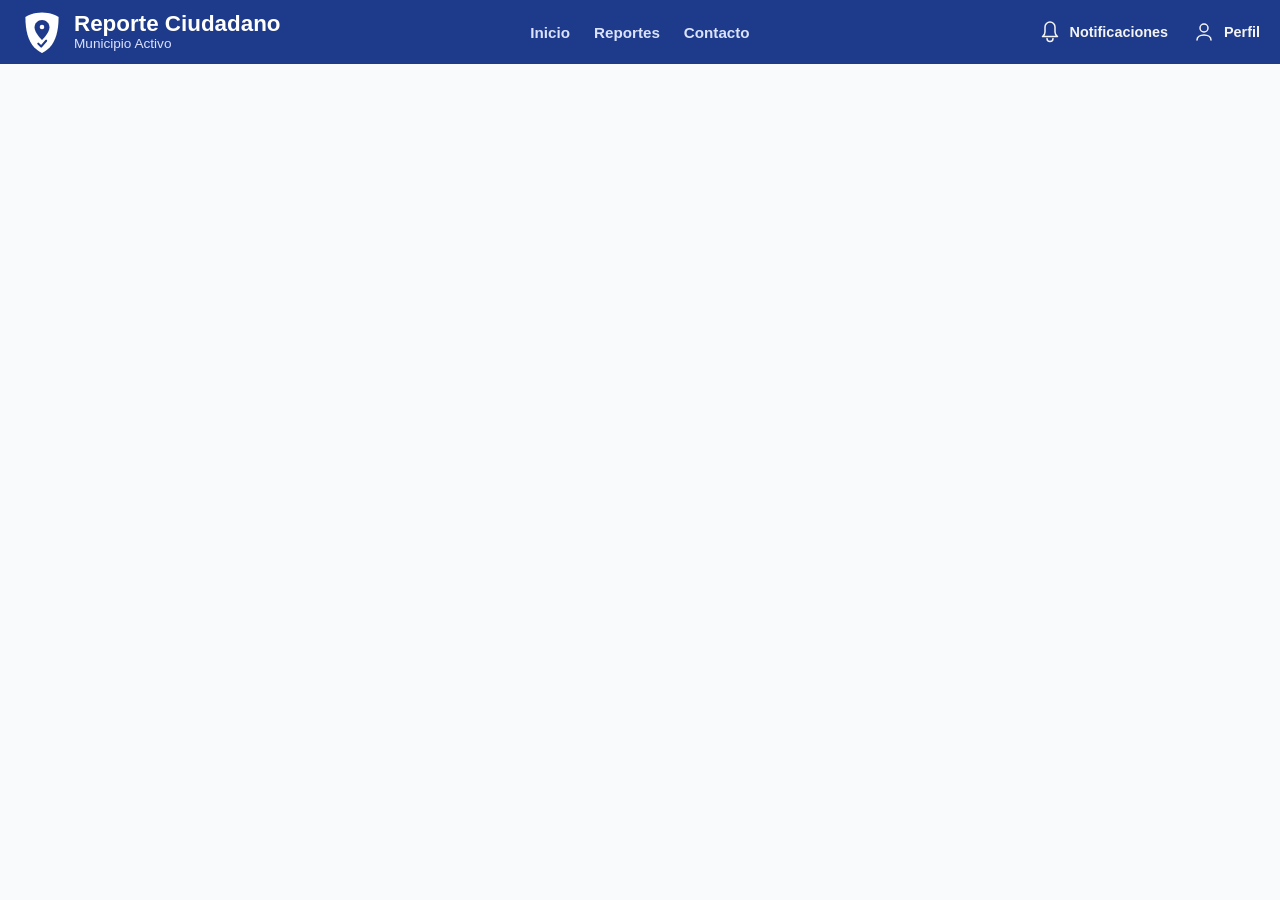
<file: templates/profile.html>
<!DOCTYPE html>
<html lang="es">

<head>
    <meta charset="UTF-8">
    <meta name="viewport" content="width=device-width, initial-scale=1.0">
    <title>Perfil</title>
    <link rel="stylesheet" href="/assets/css/profile.css">
</head>

<body>
    <!-- Main Header (Global Navigation Bar) -->
    <header class="main-header" id="main-header">

        <!-- Brand / Logo Section -->
        <a class="brand-logo" href="/index.html" aria-label="Reporte Ciudadano - Inicio">
            <svg class="brand-icon" xmlns="http://www.w3.org/2000/svg" viewBox="0 0 100 106" fill="none"
                aria-hidden="true">
                <!-- Shield outer shape -->
                <path
                    d="M50 6 C70 6 86 13 90 17 C90 50 83 75 69 90 C58 100 50 104 50 104 C50 104 42 100 31 90 C17 75 10 50 10 17 C14 13 30 6 50 6 Z"
                    fill="#ffffff" />
                <!-- Location pin -->
                <path d="M50 24 C60 24 68 32 68 42 C68 55 50 72 50 72 C50 72 32 55 32 42 C32 32 40 24 50 24 Z"
                    fill="var(--primary-color)" />
                <!-- Inner pin dot -->
                <circle cx="50" cy="41" r="5.5" fill="#ffffff" />
                <!-- Checkmark -->
                <path d="M41 81 L48 88 L60 74" fill="none" stroke="var(--primary-color)" stroke-width="5"
                    stroke-linecap="round" stroke-linejoin="round" />
            </svg>

            <div class="brand-text">
                <span class="brand-title">Reporte Ciudadano</span>
                <span class="brand-subtitle">Municipio Activo</span>
            </div>
        </a>

        <!-- Primary Navigation Links -->
        <nav class="main-nav" id="main-nav" aria-label="Navegación principal">
            <ul class="nav-list">
                <li class="nav-item nav-item-home">
                    <a class="nav-link" id="nav-home-link" href="/index.html">Inicio</a>
                </li>
                <li class="nav-item">
                    <a class="nav-link" id="nav-reports-link" href="active-incidents.html">Reportes</a>
                </li>
                <li class="nav-item">
                    <a class="nav-link" id="nav-contact-link" href="contact.html">Contacto</a>
                </li>
            </ul>
        </nav>

        <!-- User Utility Actions (Notifications & Profile) -->
        <div class="user-menu" id="user-menu">

            <!-- Notifications Action Item -->
            <div class="user-action-item" id="notifications-menu-item">
                <a class="action-link notification-link" id="notification-btn" href="notifications.html"
                    aria-label="Ver notificaciones">
                    <svg class="action-icon" xmlns="http://www.w3.org/2000/svg" viewBox="0 0 48 48" fill="none"
                        stroke="currentColor" stroke-width="3" stroke-linecap="round" stroke-linejoin="round"
                        aria-hidden="true">
                        <path d="M24 4c-5.5 0-10 4.5-10 10v10c0 4-2 7-5 9h30c-3-2-5-5-5-9V14c0-5.5-4.5-10-10-10z" />
                        <path d="M18 37a6 6 0 0 0 12 0" />
                    </svg>
                    <span class="action-label">Notificaciones</span>
                </a>
            </div>

            <!-- Profile Action Item -->
            <div class="user-action-item" id="profile-menu-item">
                <a class="action-link profile-link" id="profile-btn" href="profile.html"
                    aria-label="Ver perfil de usuario">
                    <svg class="action-icon" xmlns="http://www.w3.org/2000/svg" viewBox="0 0 48 48" fill="none"
                        stroke="currentColor" stroke-width="3" stroke-linecap="round" stroke-linejoin="round"
                        aria-hidden="true">
                        <circle cx="24" cy="16" r="8" />
                        <path d="M10 40c0-6 6-10 14-10s14 4 14 10" />
                    </svg>
                    <span class="action-label">Perfil</span>
                </a>
            </div>

        </div>

    </header>
</body>

</html>
</file>
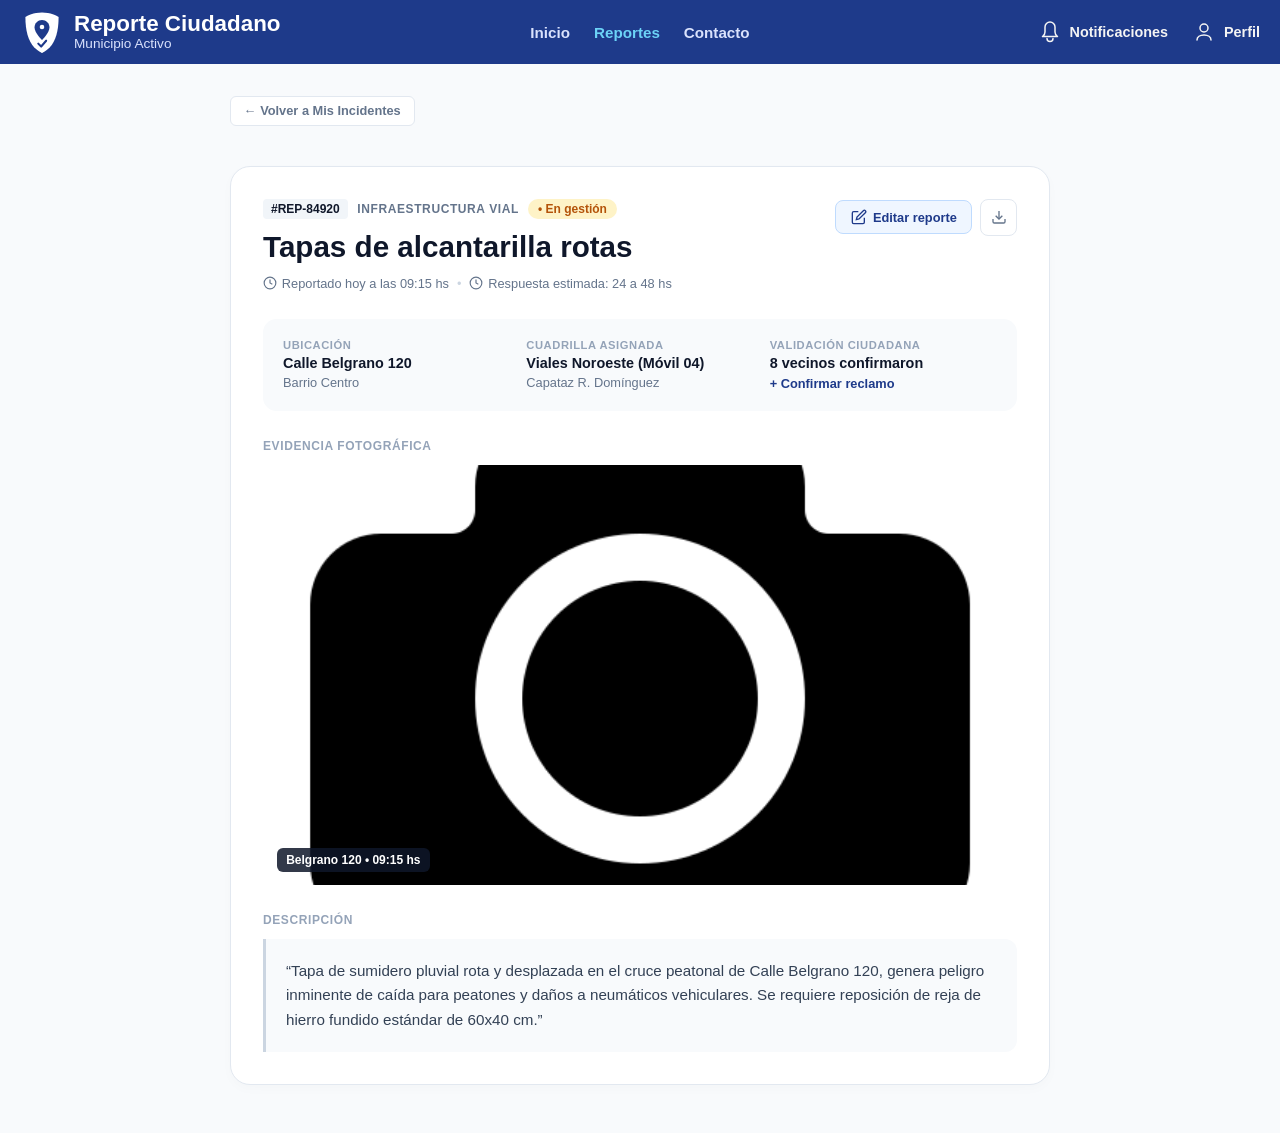
<file: templates/report-details.html>
<!DOCTYPE html>
<html lang="es">

<head>
    <meta charset="UTF-8">
    <meta name="viewport" content="width=device-width, initial-scale=1.0">
    <title>Detalles del Reporte - Reporte Ciudadano</title>
    <link rel="stylesheet" href="/assets/css/report-details.css">
</head>

<body class="details-page">
<!-- Main Header (Global Navigation Bar) -->
    <header class="main-header" id="main-header">

        <!-- Brand / Logo Section -->
        <a class="brand-logo" href="/index.html" aria-label="Reporte Ciudadano - Inicio">
            <svg class="brand-icon" xmlns="http://www.w3.org/2000/svg" viewBox="0 0 100 106" fill="none" aria-hidden="true">
                <path d="M50 6 C70 6 86 13 90 17 C90 50 83 75 69 90 C58 100 50 104 50 104 C50 104 42 100 31 90 C17 75 10 50 10 17 C14 13 30 6 50 6 Z" fill="#ffffff" />
                <path d="M50 24 C60 24 68 32 68 42 C68 55 50 72 50 72 C50 72 32 55 32 42 C32 32 40 24 50 24 Z" fill="var(--primary-color)" />
                <circle cx="50" cy="41" r="5.5" fill="#ffffff" />
                <path d="M41 81 L48 88 L60 74" fill="none" stroke="var(--primary-color)" stroke-width="5" stroke-linecap="round" stroke-linejoin="round" />
            </svg>

            <div class="brand-text">
                <span class="brand-title">Reporte Ciudadano</span>
                <span class="brand-subtitle">Municipio Activo</span>
            </div>
        </a>

        <!-- Primary Navigation Links -->
        <nav class="main-nav" id="main-nav" aria-label="Navegación principal">
            <ul class="nav-list">
                <li class="nav-item nav-item-home">
                    <a class="nav-link" id="nav-home-link" href="/index.html">Inicio</a>
                </li>
                <li class="nav-item">
                    <a class="nav-link active" id="nav-reports-link" href="active-incidents.html">Reportes</a>
                </li>
                <li class="nav-item">
                    <a class="nav-link" id="nav-contact-link" href="contact.html">Contacto</a>
                </li>
            </ul>
        </nav>

        <!-- User Utility Actions -->
        <div class="user-menu" id="user-menu">

            <div class="user-action-item" id="notifications-menu-item">
                <a class="action-link notification-link" id="notification-btn" href="notifications.html" aria-label="Ver notificaciones">
                    <svg class="action-icon" xmlns="http://www.w3.org/2000/svg" viewBox="0 0 48 48" fill="none" stroke="currentColor" stroke-width="3" stroke-linecap="round" stroke-linejoin="round" aria-hidden="true">
                        <path d="M24 4c-5.5 0-10 4.5-10 10v10c0 4-2 7-5 9h30c-3-2-5-5-5-9V14c0-5.5-4.5-10-10-10z" />
                        <path d="M18 37a6 6 0 0 0 12 0" />
                    </svg>
                    <span class="action-label">Notificaciones</span>
                </a>
            </div>

            <div class="user-action-item" id="profile-menu-item">
                <a class="action-link profile-link" id="profile-btn" href="profile.html" aria-label="Ver perfil de usuario">
                    <svg class="action-icon" xmlns="http://www.w3.org/2000/svg" viewBox="0 0 48 48" fill="none" stroke="currentColor" stroke-width="3" stroke-linecap="round" stroke-linejoin="round" aria-hidden="true">
                        <circle cx="24" cy="16" r="8" />
                        <path d="M10 40c0-6 6-10 14-10s14 4 14 10" />
                    </svg>
                    <span class="action-label">Perfil</span>
                </a>
            </div>

        </div>

    </header>

    <!-- Contenido Principal -->
    <main class="details-main-container">

        <!-- Barra Superior de Navegación -->
        <nav class="breadcrumb-container" id="breadcrumb-nav">
            <a class="back-link" href="my-reports.html">
                ← Volver a Mis Incidentes
            </a>
        </nav>

        <!-- Tarjeta Contenedora Principal -->
        <article class="details-card">

            <!-- Cabecera del Reporte -->
            <section class="details-card-header">
                <div class="header-left-meta">
                    <div class="badges-row">
                        <span class="incident-id-badge">#REP-84920</span>
                        <span class="category-text">INFRAESTRUCTURA VIAL</span>
                        <span class="status-pill status-pill-gestional">• En gestión</span>
                    </div>

                    <h1 class="report-main-heading">Tapas de alcantarilla rotas</h1>

                    <div class="timestamps-row">
                        <span class="timestamp-item">
                            <svg viewBox="0 0 24 24" width="14" height="14" fill="none" stroke="currentColor" stroke-width="2">
                                <circle cx="12" cy="12" r="10"></circle>
                                <polyline points="12 6 12 12 16 14"></polyline>
                            </svg>
                            Reportado hoy a las 09:15 hs
                        </span>
                        <span class="meta-dot">•</span>
                        <span class="timestamp-item">
                            <svg viewBox="0 0 24 24" width="14" height="14" fill="none" stroke="currentColor" stroke-width="2">
                                <circle cx="12" cy="12" r="10"></circle>
                                <polyline points="12 6 12 12 16 14"></polyline>
                            </svg>
                            Respuesta estimada: 24 a 48 hs
                        </span>
                    </div>
                </div>

                <div class="header-actions">
                    <button type="button" class="btn-edit-action">
                        <svg viewBox="0 0 24 24" width="16" height="16" fill="none" stroke="currentColor" stroke-width="2">
                            <path d="M11 4H4a2 2 0 0 0-2 2v14a2 2 0 0 0 2 2h14a2 2 0 0 0 2-2v-7"></path>
                            <path d="M18.5 2.5a2.121 2.121 0 0 1 3 3L12 15l-4 1 1-4 9.5-9.5z"></path>
                        </svg>
                        Editar reporte
                    </button>
                    <button type="button" class="btn-download-action" aria-label="Descargar reporte">
                        <svg viewBox="0 0 24 24" width="16" height="16" fill="none" stroke="currentColor" stroke-width="2">
                            <path d="M21 15v4a2 2 0 0 1-2 2H5a2 2 0 0 1-2-2v-4"></path>
                            <polyline points="7 10 12 15 17 10"></polyline>
                            <line x1="12" y1="15" x2="12" y2="3"></line>
                        </svg>
                    </button>
                </div>
            </section>

            <!-- Grilla de Información Clave -->
            <section class="info-grid-container">
                <div class="info-card-block">
                    <span class="block-label">UBICACIÓN</span>
                    <strong class="block-title">Calle Belgrano 120</strong>
                    <span class="block-subtitle">Barrio Centro</span>
                </div>

                <div class="info-card-block">
                    <span class="block-label">CUADRILLA ASIGNADA</span>
                    <strong class="block-title">Viales Noroeste (Móvil 04)</strong>
                    <span class="block-subtitle">Capataz R. Domínguez</span>
                </div>

                <div class="info-card-block">
                    <span class="block-label">VALIDACIÓN CIUDADANA</span>
                    <strong class="block-title">8 vecinos confirmaron</strong>
                    <button type="button" class="confirm-link-btn">+ Confirmar reclamo</button>
                </div>
            </section>

            <!-- Sección de Evidencia Fotográfica -->
            <section class="evidence-section">
                <h2 class="section-block-title">EVIDENCIA FOTOGRÁFICA</h2>
                <div class="photo-container">
                    <img class="evidence-photo" src="/assets/img/camara.png" alt="Evidencia de tapas de alcantarilla rotas">
                    <span class="photo-location-overlay">Belgrano 120 • 09:15 hs</span>
                </div>
            </section>

            <!-- Sección de Descripción -->
            <section class="description-section">
                <h2 class="section-block-title">DESCRIPCIÓN</h2>
                <blockquote class="description-quote">
                    “Tapa de sumidero pluvial rota y desplazada en el cruce peatonal de Calle Belgrano 120, genera peligro inminente de caída para peatones y daños a neumáticos vehiculares. Se requiere reposición de reja de hierro fundido estándar de 60x40 cm.”
                </blockquote>
            </section>

        </article>

    </main>

    <footer></footer>

</body>

</html>
</file>
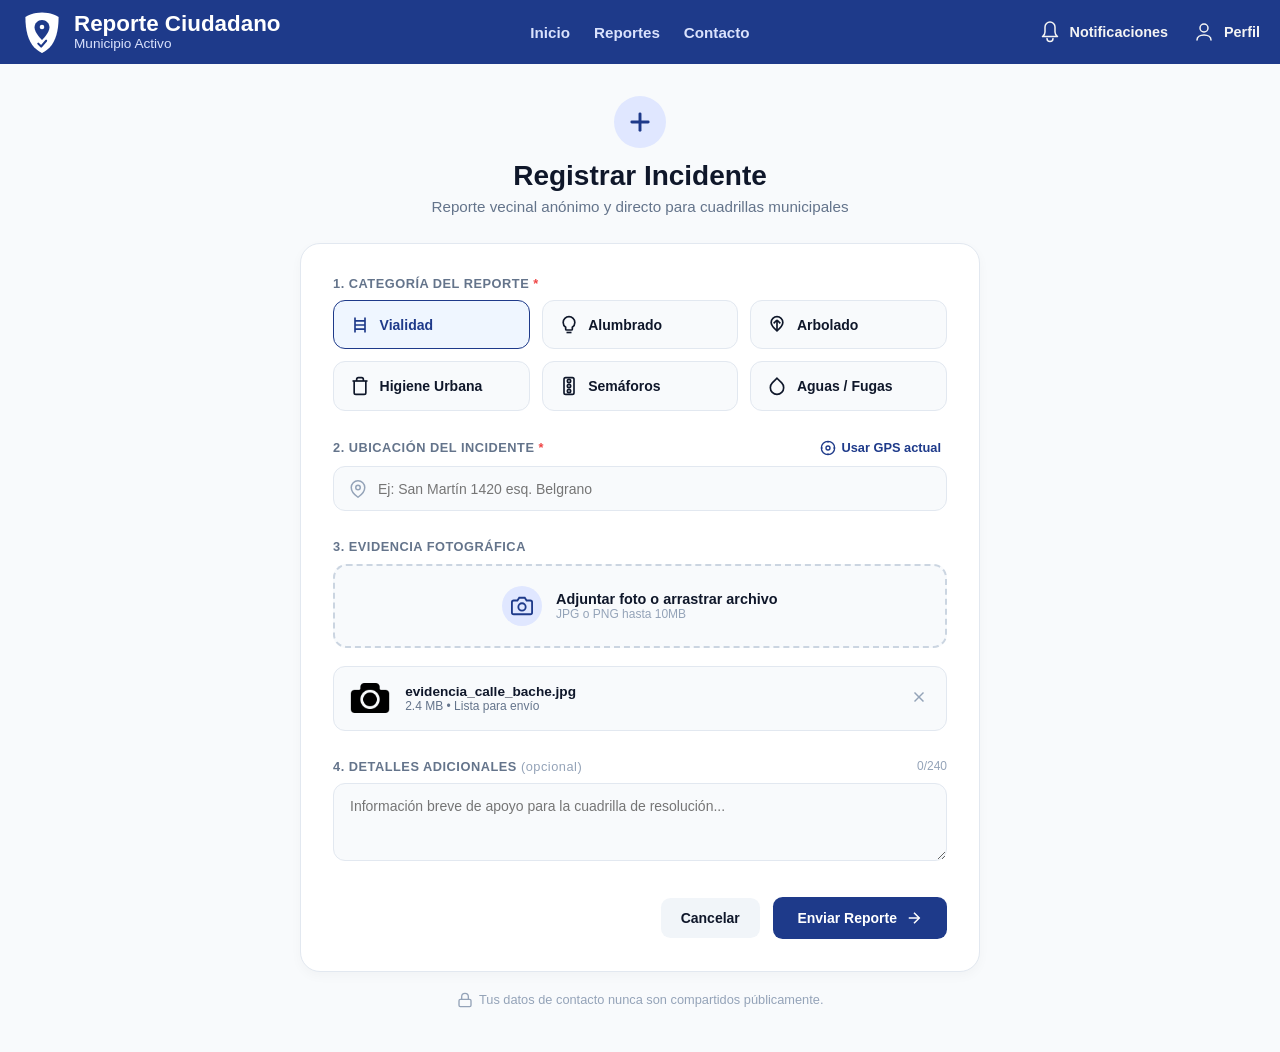
<file: templates/report-incident.html>
<!DOCTYPE html>
<html lang="es">

<head>
    <meta charset="UTF-8">
    <meta name="viewport" content="width=device-width, initial-scale=1.0">
    <title>Registrar Incidente - Reporte Ciudadano</title>
    <link rel="stylesheet" href="/assets/css/report-incident.css">
</head>

<body class="report-page">

    <!-- Header Global de Navegación -->
    <header class="main-header" id="main-header">
        <a class="brand-logo" href="/index.html" aria-label="Reporte Ciudadano - Inicio">
            <svg class="brand-icon" xmlns="http://www.w3.org/2000/svg" viewBox="0 0 100 106" fill="none" aria-hidden="true">
                <path d="M50 6 C70 6 86 13 90 17 C90 50 83 75 69 90 C58 100 50 104 50 104 C50 104 42 100 31 90 C17 75 10 50 10 17 C14 13 30 6 50 6 Z" fill="#ffffff" />
                <path d="M50 24 C60 24 68 32 68 42 C68 55 50 72 50 72 C50 72 32 55 32 42 C32 32 40 24 50 24 Z" fill="var(--primary-color)" />
                <circle cx="50" cy="41" r="5.5" fill="#ffffff" />
                <path d="M41 81 L48 88 L60 74" fill="none" stroke="var(--primary-color)" stroke-width="5" stroke-linecap="round" stroke-linejoin="round" />
            </svg>

            <div class="brand-text">
                <span class="brand-title">Reporte Ciudadano</span>
                <span class="brand-subtitle">Municipio Activo</span>
            </div>
        </a>

        <nav class="main-nav" id="main-nav" aria-label="Navegación principal">
            <ul class="nav-list">
                <li class="nav-item nav-item-home">
                    <a class="nav-link" id="nav-home-link" href="/index.html">Inicio</a>
                </li>
                <li class="nav-item">
                    <a class="nav-link" id="nav-reports-link" href="active-incidents.html">Reportes</a>
                </li>
                <li class="nav-item">
                    <a class="nav-link" id="nav-contact-link" href="contact.html">Contacto</a>
                </li>
            </ul>
        </nav>

        <div class="user-menu" id="user-menu">
            <div class="user-action-item" id="notifications-menu-item">
                <a class="action-link notification-link" id="notification-btn" href="notifications.html" aria-label="Ver notificaciones">
                    <svg class="action-icon" xmlns="http://www.w3.org/2000/svg" viewBox="0 0 48 48" fill="none" stroke="currentColor" stroke-width="3" stroke-linecap="round" stroke-linejoin="round" aria-hidden="true">
                        <path d="M24 4c-5.5 0-10 4.5-10 10v10c0 4-2 7-5 9h30c-3-2-5-5-5-9V14c0-5.5-4.5-10-10-10z" />
                        <path d="M18 37a6 6 0 0 0 12 0" />
                    </svg>
                    <span class="action-label">Notificaciones</span>
                </a>
            </div>

            <div class="user-action-item" id="profile-menu-item">
                <a class="action-link profile-link" id="profile-btn" href="profile.html" aria-label="Ver perfil de usuario">
                    <svg class="action-icon" xmlns="http://www.w3.org/2000/svg" viewBox="0 0 48 48" fill="none" stroke="currentColor" stroke-width="3" stroke-linecap="round" stroke-linejoin="round" aria-hidden="true">
                        <circle cx="24" cy="16" r="8" />
                        <path d="M10 40c0-6 6-10 14-10s14 4 14 10" />
                    </svg>
                    <span class="action-label">Perfil</span>
                </a>
            </div>
        </div>
    </header>

    <!-- Contenido Principal -->
    <main class="report-main-container">

        <!-- Encabezado de la página -->
        <section class="report-header-section">
            <div class="header-icon-circle">
                <svg viewBox="0 0 24 24" width="28" height="28" fill="none" stroke="currentColor" stroke-width="2.5" stroke-linecap="round" stroke-linejoin="round">
                    <line x1="12" y1="5" x2="12" y2="19"></line>
                    <line x1="5" y1="12" x2="19" y2="12"></line>
                </svg>
            </div>
            <h1 class="report-title">Registrar Incidente</h1>
            <p class="report-subtitle">Reporte vecinal anónimo y directo para cuadrillas municipales</p>
        </section>

        <!-- Tarjeta del Formulario -->
        <section class="form-card">
            <form class="report-form" action="" method="POST" enctype="multipart/form-data">

                <!-- 1. Categoría del reporte -->
                <div class="form-step">
                    <label class="step-label">1. CATEGORÍA DEL REPORTE <span class="required-asterisk">*</span></label>
                    <div class="category-grid">
                        <button type="button" class="category-btn active">
                            <svg viewBox="0 0 24 24" width="20" height="20" fill="none" stroke="currentColor" stroke-width="2">
                                <path d="M6 3v18M18 3v18M6 12h12M6 7h12M6 17h12"></path>
                            </svg>
                            Vialidad
                        </button>
                        <button type="button" class="category-btn">
                            <svg viewBox="0 0 24 24" width="20" height="20" fill="none" stroke="currentColor" stroke-width="2">
                                <path d="M12 2a7 7 0 0 0-7 7c0 2.38 1.19 4.47 3 5.74V17a1 1 0 0 0 1 1h6a1 1 0 0 0 1-1v-2.26c1.81-1.27 3-3.36 3-5.74a7 7 0 0 0-7-7z"></path>
                                <path d="M9 21h6"></path>
                            </svg>
                            Alumbrado
                        </button>
                        <button type="button" class="category-btn">
                            <svg viewBox="0 0 24 24" width="20" height="20" fill="none" stroke="currentColor" stroke-width="2">
                                <path d="M12 19V6M12 6L8 10M12 6l4 4"></path>
                                <path d="M12 2a7 7 0 0 0-7 7c0 4 7 10 7 10s7-6 7-10a7 7 0 0 0-7-7z"></path>
                            </svg>
                            Arbolado
                        </button>
                        <button type="button" class="category-btn">
                            <svg viewBox="0 0 24 24" width="20" height="20" fill="none" stroke="currentColor" stroke-width="2">
                                <polyline points="3 6 5 6 21 6"></polyline>
                                <path d="M19 6v14a2 2 0 0 1-2 2H7a2 2 0 0 1-2-2V6m3 0V4a2 2 0 0 1 2-2h4a2 2 0 0 1 2 2v2"></path>
                            </svg>
                            Higiene Urbana
                        </button>
                        <button type="button" class="category-btn">
                            <svg viewBox="0 0 24 24" width="20" height="20" fill="none" stroke="currentColor" stroke-width="2">
                                <rect x="6" y="2" width="12" height="20" rx="2"></rect>
                                <circle cx="12" cy="6" r="2"></circle>
                                <circle cx="12" cy="12" r="2"></circle>
                                <circle cx="12" cy="18" r="2"></circle>
                            </svg>
                            Semáforos
                        </button>
                        <button type="button" class="category-btn">
                            <svg viewBox="0 0 24 24" width="20" height="20" fill="none" stroke="currentColor" stroke-width="2">
                                <path d="M12 2.69l5.66 5.66a8 8 0 1 1-11.31 0z"></path>
                            </svg>
                            Aguas / Fugas
                        </button>
                    </div>
                </div>

                <!-- 2. Ubicación del incidente -->
                <div class="form-step">
                    <div class="step-label-row">
                        <label class="step-label" for="incident-location">2. UBICACIÓN DEL INCIDENTE <span class="required-asterisk">*</span></label>
                        <button type="button" class="gps-btn">
                            <svg viewBox="0 0 24 24" width="16" height="16" fill="none" stroke="currentColor" stroke-width="2">
                                <circle cx="12" cy="12" r="10"></circle>
                                <circle cx="12" cy="12" r="3"></circle>
                                <line x1="12" y1="2" x2="12" y2="4"></line>
                                <line x1="12" y1="20" x2="12" y2="22"></line>
                                <line x1="2" y1="12" x2="4" y2="12"></line>
                                <line x1="20" y1="12" x2="22" y2="12"></line>
                            </svg>
                            Usar GPS actual
                        </button>
                    </div>
                    <div class="input-with-icon">
                        <svg class="input-icon" viewBox="0 0 24 24" width="18" height="18" fill="none" stroke="currentColor" stroke-width="2">
                            <path d="M21 10c0 7-9 13-9 13s-9-6-9-13a9 9 0 0 1 18 0z"></path>
                            <circle cx="12" cy="10" r="3"></circle>
                        </svg>
                        <input class="text-input" type="text" id="incident-location" name="direccion" placeholder="Ej: San Martín 1420 esq. Belgrano" required>
                    </div>
                </div>

                <!-- 3. Evidencia fotográfica -->
                <div class="form-step">
                    <label class="step-label">3. EVIDENCIA FOTOGRÁFICA</label>

                    <!-- Zona de arrastre / Carga -->
                    <div class="upload-dropzone">
                        <input type="file" id="photo-evidence" name="evidencia-fotografica" accept="image/png, image/jpeg" multiple class="file-input-hidden">
                        <label for="photo-evidence" class="dropzone-trigger">
                            <div class="camera-icon-circle">
                                <svg viewBox="0 0 24 24" width="22" height="22" fill="none" stroke="currentColor" stroke-width="2">
                                    <path d="M23 19a2 2 0 0 1-2 2H3a2 2 0 0 1-2-2V8a2 2 0 0 1 2-2h4l2-3h6l2 3h4a2 2 0 0 1 2 2z"></path>
                                    <circle cx="12" cy="13" r="4"></circle>
                                </svg>
                            </div>
                            <div class="dropzone-text">
                                <span class="dropzone-title">Adjuntar foto o arrastrar archivo</span>
                                <span class="dropzone-subtitle">JPG o PNG hasta 10MB</span>
                            </div>
                        </label>
                    </div>

                    <!-- Vista previa del archivo cargado -->
                    <div class="uploaded-file-preview">
                        <img class="preview-thumbnail" src="/assets/img/camara.png" alt="Previsualización">
                        <div class="file-info">
                            <span class="file-name">evidencia_calle_bache.jpg</span>
                            <span class="file-status">2.4 MB • Lista para envío</span>
                        </div>
                        <button type="button" class="remove-file-btn" aria-label="Eliminar archivo">
                            <svg viewBox="0 0 24 24" width="18" height="18" fill="none" stroke="currentColor" stroke-width="2">
                                <line x1="18" y1="6" x2="6" y2="18"></line>
                                <line x1="6" y1="6" x2="18" y2="18"></line>
                            </svg>
                        </button>
                    </div>
                </div>

                <!-- 4. Detalles adicionales -->
                <div class="form-step">
                    <div class="step-label-row">
                        <label class="step-label" for="additional-details">4. DETALLES ADICIONALES <span class="optional-tag">(opcional)</span></label>
                        <span class="char-counter">0/240</span>
                    </div>
                    <textarea class="textarea-input" id="additional-details" name="detalles" rows="3" maxlength="240" placeholder="Información breve de apoyo para la cuadrilla de resolución..."></textarea>
                </div>

                <!-- Acciones del Formulario -->
                <div class="form-actions">
                    <a href="/index.html" class="btn-cancel">Cancelar</a>
                    <button type="submit" class="btn-submit">
                        Enviar Reporte
                        <svg viewBox="0 0 24 24" width="18" height="18" fill="none" stroke="currentColor" stroke-width="2">
                            <line x1="5" y1="12" x2="19" y2="12"></line>
                            <polyline points="12 5 19 12 12 19"></polyline>
                        </svg>
                    </button>
                </div>

            </form>
        </section>

        <!-- Mensaje de Privacidad -->
        <p class="privacy-note">
            <svg viewBox="0 0 24 24" width="16" height="16" fill="none" stroke="currentColor" stroke-width="2">
                <rect x="3" y="11" width="18" height="11" rx="2" ry="2"></rect>
                <path d="M7 11V7a5 5 0 0 1 10 0v4"></path>
            </svg>
            Tus datos de contacto nunca son compartidos públicamente.
        </p>

    </main>

    <footer></footer>

</body>

</html>
</file>
<file: assets/css/active-incidents.css>
@import url('styles.css');

/*  ==========================================================================
                            VARIABLES (:root)
    ========================================================================== */
:root {
    --fs-hero-title: 1.75rem;
    --fs-hero-subtitle: 0.95rem;
    --fs-card-title: 1.15rem;
    --fs-card-desc: 0.9rem;
    --fs-body: 0.875rem;
    --fs-small: 0.8rem;
    --fs-btn: 0.875rem;

    --primary-color: #1e3a8a;
    --secondary-color: #0891b2;
    --tertiary-color: #d97706;
    --neutral-color: #0f172a;
    --background-color: #f8fafc;
    --text-color: #ffffff;
    --error-color: #ff4d4d;

    --severity-high-bg: #dc2626;
    --severity-medium-bg: #ea580c;
    --severity-low-bg: #0284c7;
    
    --status-active-bg: #e2e8f0;
    --status-active-text: #334155;
    --status-progress-bg: #f97316;
    
    --card-bg: #ffffff;
    --card-border: #e2e8f0;
    --text-muted: #64748b;
    --success-color: #16a34a;
}

.page-container {
    width: 90%;
    max-width: 1000px;
    margin: 1.5rem auto;
    display: flex;
    flex-direction: column;
    gap: 1.5rem;
}

/*  ==========================================================================
                            Encabezado
    ========================================================================== */
.incidents-hero-section {
    display: flex;
    justify-content: space-between;
    align-items: flex-end;
    gap: 1rem;
}

.portal-badge {
    color: var(--secondary-color);
    font-size: var(--fs-small);
    font-weight: 700;
    letter-spacing: 0.05em;
}

.hero-title {
    font-size: var(--fs-hero-title);
    font-weight: 800;
    color: var(--neutral-color);
    margin: 0.25rem 0;
}

.hero-subtitle {
    font-size: var(--fs-hero-subtitle);
    color: var(--text-muted);
    margin: 0;
}

.hero-counter-badge {
    display: inline-flex;
    align-items: center;
    gap: 0.5rem;
    background-color: #ffffff;
    border: 1px solid var(--card-border);
    padding: 0.4rem 0.8rem;
    border-radius: 2rem;
    font-size: var(--fs-small);
    font-weight: 600;
    color: var(--neutral-color);
    white-space: nowrap;
}

.status-dot {
    width: 8px;
    height: 8px;
    background-color: #22c55e;
    border-radius: 50%;
}

/*  ==========================================================================
                            Barra de Búsqueda y Filtros
    ========================================================================== */
.filters-section {
    background-color: #ffffff;
    padding: 0.75rem 1rem;
    border-radius: 0.75rem;
    border: 1px solid var(--card-border);
}

.filters-form {
    display: flex;
    align-items: center;
    justify-content: space-between;
    gap: 1rem;
}

.search-box {
    display: flex;
    align-items: center;
    gap: 0.5rem;
    flex: 1;
}

.search-icon {
    color: var(--text-muted);
}

.search-input {
    border: none;
    outline: none;
    width: 100%;
    font-size: var(--fs-body);
    color: var(--neutral-color);
}

.search-input::placeholder {
    color: #94a3b8;
}

.filter-select {
    border: none;
    outline: none;
    background: transparent;
    font-size: var(--fs-body);
    color: var(--neutral-color);
    font-weight: 500;
    cursor: pointer;
    padding-right: 0.5rem;
}

.view-toggle-container {
    display: flex;
    background-color: #f1f5f9;
    padding: 0.25rem;
    border-radius: 0.5rem;
    gap: 0.25rem;
}

.view-btn {
    display: flex;
    align-items: center;
    gap: 0.35rem;
    border: none;
    background: transparent;
    padding: 0.35rem 0.75rem;
    border-radius: 0.375rem;
    font-size: var(--fs-small);
    font-weight: 600;
    color: var(--text-muted);
    cursor: pointer;
    transition: all 0.2s ease;
}

.view-btn.active {
    background-color: #ffffff;
    color: var(--neutral-color);
    box-shadow: 0 1px 3px rgba(0, 0, 0, 0.1);
}

/*  ==========================================================================
                                Botones de Apoyo
    ========================================================================== */
.support-btn {
    display: inline-flex;
    align-items: center;
    gap: 0.4rem;
    padding: 0.45rem 0.9rem;
    border-radius: 0.5rem;
    font-size: var(--fs-btn);
    font-weight: 700;
    cursor: pointer;
    transition: all 0.2s ease;
    border: none;
}

.btn-outline {
    background-color: #f8fafc;
    color: var(--primary-color);
    border: 1px solid #cbd5e1;
}

.btn-outline:hover {
    background-color: #f1f5f9;
    border-color: #94a3b8;
}

.btn-supported {
    background-color: var(--success-color);
    color: #ffffff;
}

.btn-supported:hover {
    background-color: #15803d;
}

/*  ==========================================================================
                                Paginación
    ========================================================================== */
.pagination-section {
    display: flex;
    justify-content: space-between;
    align-items: center;
    margin-top: 1rem;
}

.pagination-info {
    font-size: var(--fs-body);
    color: var(--text-muted);
    margin: 0;
}

.pagination-controls {
    display: flex;
    gap: 0.5rem;
}

.btn-pagination {
    padding: 0.5rem 1rem;
    font-size: var(--fs-btn);
    font-weight: 600;
    border-radius: 0.375rem;
    border: 1px solid var(--card-border);
    background-color: #ffffff;
    color: var(--neutral-color);
    cursor: pointer;
}

.btn-pagination:disabled {
    opacity: 0.5;
    cursor: not-allowed;
}

.btn-pagination.btn-primary {
    background-color: var(--primary-color);
    color: #ffffff;
    border: none;
}

.btn-pagination.btn-primary:hover {
    background-color: #1e40af;
}

/*  ==========================================================================
                                MEDIA QUERIES
    ========================================================================== */

@media (max-width: 768px) {
    .incidents-hero-section {
        flex-direction: column;
        align-items: flex-start;
    }

    .filters-form {
        flex-direction: column;
        align-items: stretch;
    }

    .support-btn {
        width: 100%;
        justify-content: center;
    }
}
</file>
<file: assets/css/login.css>
@import url(styles.css);
/*  ==========================================================================
                            VARIABLES (:root)
    ========================================================================== */
:root {
    --fs-hero-title: 1.75rem;
    --fs-hero-subtitle: 0.95rem;
    --fs-card-title: 1.15rem;
    --fs-card-desc: 0.9rem;
    --fs-body: 0.875rem;
    --fs-small: 0.8rem;
    --fs-btn: 0.875rem;

    --primary-color: #1e3a8a;
    --secondary-color: #0891b2;
    --tertiary-color: #d97706;
    --neutral-color: #0f172a;
    --background-color: #f8fafc;
    --text-color: #ffffff;
    --error-color: #ff4d4d;

    --severity-high-bg: #dc2626;
    --severity-medium-bg: #ea580c;
    --severity-low-bg: #0284c7;
    
    --status-active-bg: #e2e8f0;
    --status-active-text: #334155;
    --status-progress-bg: #f97316;
    
    --card-bg: #ffffff;
    --card-border: #e2e8f0;
    --text-muted: #64748b;
    --success-color: #16a34a;
}

/*  ==========================================================================
            Contenedor Principal (Tarjeta de Login / Registro)
    ========================================================================== */

.tab-container {
    background-color: var(--primary-color);
    display: flex;
    flex-direction: column;
    border-radius: 10px;
    margin: 2rem auto;
    box-shadow: 2px 6px 6px rgba(0, 0, 0, 0.2);
    height: 100%;
    width: 95%;
    max-width: 500px; 
    box-sizing: border-box;
}

/*  ==========================================================================
            Pestañas Superiores (Tabs)
    ========================================================================== */

.tab-list {
    display: flex;
    flex-direction: row;
    align-items: center;
    justify-content: center;
    margin: 0;
    padding: 0;
    color: var(--text-color);
    font-size: 1.25rem;
}

.tab-item {
    display: flex;
    align-items: center;
    justify-content: center;
    padding: 0.75rem 1rem;
    cursor: pointer;
    transition: background-color 0.3s ease;
    list-style: none;
    height: 100%;
    width: 100%;
    border-radius: 10px 10px 0 0;
    text-align: center;
}

.option-active {
    background-color: var(--secondary-color);
    cursor: pointer;
}

.option-active.login-tab {
    border-radius: 10px 0 0 0;
}

.option-active.register-tab {
    border-radius: 0 10px 0 0;
}

/*  ==========================================================================
            Cuerpo del Formulario
    ========================================================================== */

.content-container {
    padding: 1.5rem;
    background-color: var(--background-color);
    border-radius: 0 0 10px 10px;
    box-shadow: inset 0px 2px 4px rgba(0, 0, 0, 0.1);
}

.content {
    display: none;
}

.content-active {
    display: flex;
    flex-direction: column;
}

.content form {
    display: flex;
    flex-direction: column;
    gap: 0.25rem; 
}

.content form label {
    display: flex;
    align-items: center;
    margin-bottom: 1rem;
    font-weight: 500;
    cursor: pointer;
}

.content form .btn {
    display: block;
    width: 100%;
    box-sizing: border-box;
    margin-top: 0.5rem;
}

/*  ==========================================================================
            Media Queries
    ========================================================================== */

@media (max-width: 480px) {
    .tab-list {
        font-size: 1.1rem;
    }

    .tab-item {
        padding: 0.75rem 0.5rem;
    }

    .content-container {
        padding: 1.25rem 1rem;
    }
    
    .form-checkbox {
        transform: scale(1.1);
    }
}
</file>
<file: assets/css/my-reports.css>
@import url('styles.css');
/*  ==========================================================================
                            VARIABLES (:root)
    ========================================================================== */
:root {
    --fs-hero-title: 1.75rem;
    --fs-hero-subtitle: 0.95rem;
    --fs-card-title: 1.15rem;
    --fs-card-desc: 0.9rem;
    --fs-body: 0.875rem;
    --fs-small: 0.8rem;
    --fs-btn: 0.875rem;

    --primary-color: #1e3a8a;
    --secondary-color: #0891b2;
    --tertiary-color: #d97706;
    --neutral-color: #0f172a;
    --background-color: #f8fafc;
    --text-color: #ffffff;
    --error-color: #ff4d4d;

    --severity-high-bg: #dc2626;
    --severity-medium-bg: #ea580c;
    --severity-low-bg: #0284c7;
    
    --status-active-bg: #e2e8f0;
    --status-active-text: #334155;
    --status-progress-bg: #f97316;
    
    --card-bg: #ffffff;
    --card-border: #e2e8f0;
    --text-muted: #64748b;
    --success-color: #16a34a;
}

/* ==========================================================================
   ESTILOS ESPECÍFICOS DE MIS INCIDENTES (my-reports.css)
   ========================================================================== */

.my-reports-container {
    width: 90%;
    max-width: 1000px;
    margin: 1.5rem auto;
    display: flex;
    flex-direction: column;
    gap: 1.25rem;
}

/* Encabezado */
.my-reports-header {
    display: flex;
    justify-content: space-between;
    align-items: flex-end;
}

.page-main-title {
    font-size: var(--fs-hero-title);
    font-weight: 800;
    color: var(--neutral-color);
    margin: 0 0 0.25rem 0;
}

.page-main-subtitle {
    font-size: var(--fs-hero-subtitle);
    color: var(--text-muted);
    margin: 0;
}

.header-stats {
    font-size: var(--fs-body);
    color: var(--text-muted);
}

/* Barra de Filtros */
.reports-filter-bar {
    display: flex;
    justify-content: space-between;
    align-items: center;
    background-color: #ffffff;
    border: 1px solid var(--card-border);
    border-radius: 0.85rem;
    padding: 0.5rem;
    gap: 1rem;
}

.filter-tabs-group {
    display: flex;
    background-color: #f1f5f9;
    border-radius: 0.6rem;
    padding: 0.25rem;
    gap: 0.25rem;
}

.tab-btn {
    border: none;
    background: transparent;
    padding: 0.45rem 0.9rem;
    border-radius: 0.45rem;
    font-size: var(--fs-small);
    font-weight: 600;
    color: var(--text-muted);
    cursor: pointer;
    transition: all 0.2s ease;
}

.tab-btn.active {
    background-color: #ffffff;
    color: var(--primary-color);
    box-shadow: 0 1px 3px rgba(0, 0, 0, 0.08);
}

.search-input-wrapper {
    display: flex;
    align-items: center;
    gap: 0.5rem;
    background-color: #f1f5f9;
    border-radius: 0.6rem;
    padding: 0.45rem 0.85rem;
    flex: 1;
    max-width: 320px;
}

.search-icon {
    color: #94a3b8;
}

.search-field {
    border: none;
    outline: none;
    background: transparent;
    font-size: var(--fs-small);
    color: var(--neutral-color);
    width: 100%;
}

.user-reports-list {
    width: 100%;
}

/* Badging personalizado para estados */
.badge-status-active {
    background-color: #eff6ff;
    color: var(--primary-color);
}

.badge-status-cuadrilla {
    background-color: #fffbe3;
    color: #b45309;
}

.badge-status-resolved {
    background-color: #f0fdf4;
    color: #16a34a;
}

/* Acciones en el Pie de la Card */
.my-report-actions {
    display: flex;
    align-items: center;
    gap: 0.5rem;
}

.btn-edit-card {
    display: inline-flex;
    align-items: center;
    justify-content: center;
    width: 2.1rem;
    height: 2.1rem;
    border: 1px solid var(--card-border);
    border-radius: 0.5rem;
    background-color: #ffffff;
    color: var(--text-muted);
    cursor: pointer;
    transition: all 0.2s ease;
}

.btn-edit-card:hover {
    background-color: #f8fafc;
    color: var(--neutral-color);
    border-color: #cbd5e1;
}

.btn-details-fill {
    background-color: var(--primary-color);
    color: #ffffff !important;
    padding: 0.45rem 0.9rem;
    border-radius: 0.5rem;
    font-size: var(--fs-btn);
    font-weight: 700;
    text-decoration: none;
    transition: background-color 0.2s ease;
}

.btn-details-fill:hover {
    background-color: #1e40af;
}

/* Responsive */
@media (max-width: 768px) {

    .reports-filter-bar,
    .my-reports-header {
        flex-direction: column;
        align-items: stretch;
        gap: 0.75rem;
    }

    .search-input-wrapper {
        max-width: 100%;
    }
}
</file>
<file: assets/css/notifications.css>
@import url('styles.css');

/*  ==========================================================================
                            VARIABLES (:root)
    ========================================================================== */
:root {
    --fs-hero-title: 1.75rem;
    --fs-hero-subtitle: 0.95rem;
    --fs-card-title: 1.15rem;
    --fs-card-desc: 0.9rem;
    --fs-body: 0.875rem;
    --fs-small: 0.8rem;
    --fs-btn: 0.875rem;

    --primary-color: #1e3a8a;
    --secondary-color: #0891b2;
    --tertiary-color: #d97706;
    --neutral-color: #0f172a;
    --background-color: #f8fafc;
    --text-color: #ffffff;
    --error-color: #ff4d4d;

    --severity-high-bg: #dc2626;
    --severity-medium-bg: #ea580c;
    --severity-low-bg: #0284c7;
    
    --status-active-bg: #e2e8f0;
    --status-active-text: #334155;
    --status-progress-bg: #f97316;
    
    --card-bg: #ffffff;
    --card-border: #e2e8f0;
    --text-muted: #64748b;
    --success-color: #16a34a;
}

/*  ==========================================================================
                    Contenedor principal de la página
    ========================================================================== */

.notifications-page-container {
    width: 90%;
    max-width: 1000px;
    margin: 1.5rem auto;
    display: flex;
    flex-direction: column;
}

.notifications-section {
    width: 100%;
}
</file>
<file: assets/css/profile.css>
@import url(styles.css);
</file>
<file: assets/css/report-details.css>
@import url('styles.css');

/*  ==========================================================================
                            VARIABLES (:root)
    ========================================================================== */
:root {
    --fs-hero-title: 1.75rem;
    --fs-hero-subtitle: 0.95rem;
    --fs-card-title: 1.15rem;
    --fs-card-desc: 0.9rem;
    --fs-body: 0.875rem;
    --fs-small: 0.8rem;
    --fs-btn: 0.875rem;

    --primary-color: #1e3a8a;
    --secondary-color: #0891b2;
    --tertiary-color: #d97706;
    --neutral-color: #0f172a;
    --background-color: #f8fafc;
    --text-color: #ffffff;
    --error-color: #ff4d4d;

    --severity-high-bg: #dc2626;
    --severity-medium-bg: #ea580c;
    --severity-low-bg: #0284c7;

    --status-active-bg: #e2e8f0;
    --status-active-text: #334155;
    --status-progress-bg: #f97316;

    --card-bg: #ffffff;
    --card-border: #e2e8f0;
    --text-muted: #64748b;
    --success-color: #16a34a;
}

/*  ==========================================================================
                            TAMAÑOS DE FUENTE
    ========================================================================== */
.breadcrumb-container,
.block-subtitle,
.confirm-link-btn,
.timestamps-row,
.btn-edit-action {
    font-size: var(--fs-small);
}

.category-text,
.incident-id-badge,
.status-pill-gestional,
.photo-location-overlay,
.section-block-title {
    font-size: 0.75rem;
}

.report-main-heading {
    font-size: 1.85rem;
}

.block-label {
    font-size: 0.7rem;
}

.block-title {
    font-size: 0.9rem;
}

.description-quote {
    font-size: 0.95rem;
}


/* ==========================================================================
                CONTENEDOR PRINCIPAL Y ESTRUCTURA DE LA PÁGINA
   ========================================================================== */
.details-main-container {
    width: 90%;
    max-width: 820px;
    margin: 1.5rem auto 3rem auto;
    display: flex;
    flex-direction: column;
    gap: 1rem;
}

/* Breadcrumb / Navegación superior */
.breadcrumb-container {
    display: flex;
    justify-content: space-between;
    align-items: center;
    padding: 0.5rem 0;
}

.back-link {
    color: var(--text-muted);
    text-decoration: none;
    font-weight: 600;
    transition: color 0.2s ease;
}

.back-link:hover {
    color: var(--primary-color);
}

.anonymous-badge {
    display: inline-flex;
    align-items: center;
    gap: 0.35rem;
    color: var(--text-muted);
    font-weight: 600;
}

/* Tarjeta Principal */
.details-card {
    background-color: #ffffff;
    border: 1px solid var(--card-border);
    border-radius: 1.25rem;
    padding: 2rem;
    display: flex;
    flex-direction: column;
    gap: 1.75rem;
    box-shadow: 0 4px 12px rgba(0, 0, 0, 0.02);
}


/*  ==========================================================================
                    ENCABEZADO DE LA TARJETA (HEADER)
    ========================================================================== */
.details-card-header {
    display: flex;
    justify-content: space-between;
    align-items: flex-start;
    gap: 1rem;
}

.header-left-meta {
    display: flex;
    flex-direction: column;
    gap: 0.5rem;
}

.badges-row {
    display: flex;
    align-items: center;
    gap: 0.6rem;
    flex-wrap: wrap;
    position: relative;
}

/* Corrección de posición absoluta para evitar que flote sobre el header */
.details-card-header .incident-id-badge {
    position: static;
    display: inline-block;
    background-color: #f1f5f9;
    color: var(--neutral-color);
    font-weight: 800;
    padding: 0.2rem 0.5rem;
    border-radius: 0.25rem;
}

.category-text {
    font-weight: 800;
    color: var(--text-muted);
    letter-spacing: 0.05em;
}

.status-pill-gestional {
    background-color: #fef3c7;
    color: #b45309;
    font-weight: 700;
    padding: 0.2rem 0.6rem;
    border-radius: 1rem;
}

.report-main-heading {
    font-weight: 800;
    color: var(--neutral-color);
    margin: 0.2rem 0;
}

.timestamps-row {
    display: flex;
    align-items: center;
    gap: 0.5rem;
    color: var(--text-muted);
    flex-wrap: wrap;
}

.timestamp-item {
    display: inline-flex;
    align-items: center;
    gap: 0.3rem;
}

.meta-dot {
    color: #cbd5e1;
}

/* Acciones del Header */
.header-actions {
    display: flex;
    align-items: center;
    gap: 0.5rem;
}

.btn-edit-action {
    display: inline-flex;
    align-items: center;
    gap: 0.4rem;
    background-color: #eff6ff;
    color: var(--primary-color);
    border: 1px solid #bfdbfe;
    padding: 0.5rem 0.9rem;
    border-radius: 0.5rem;
    font-weight: 700;
    cursor: pointer;
    transition: all 0.2s ease;
}

.btn-edit-action:hover {
    background-color: #dbeafe;
}

.btn-download-action {
    display: inline-flex;
    align-items: center;
    justify-content: center;
    width: 2.3rem;
    height: 2.3rem;
    background-color: #ffffff;
    border: 1px solid var(--card-border);
    color: var(--text-muted);
    border-radius: 0.5rem;
    cursor: pointer;
    transition: all 0.2s ease;
}

.btn-download-action:hover {
    background-color: #f8fafc;
    color: var(--neutral-color);
}


/*  ==========================================================================
                        GRILLA Y BLOQUES DE INFORMACIÓN
    ========================================================================== */
.info-grid-container {
    display: grid;
    grid-template-columns: repeat(3, 1fr);
    gap: 1rem;
    background-color: #f8fafc;
    border-radius: 0.85rem;
    padding: 1.25rem;
}

.info-card-block {
    display: flex;
    flex-direction: column;
    gap: 0.25rem;
}

.block-label {
    font-weight: 800;
    color: #94a3b8;
    letter-spacing: 0.05em;
}

.block-title {
    font-weight: 700;
    color: var(--neutral-color);
}

.block-subtitle {
    color: var(--text-muted);
}

.confirm-link-btn {
    background: transparent;
    border: none;
    padding: 0;
    color: var(--primary-color);
    font-weight: 700;
    cursor: pointer;
    text-align: left;
    margin-top: 0.1rem;
}

.confirm-link-btn:hover {
    text-decoration: underline;
}

.section-block-title {
    font-weight: 800;
    color: #94a3b8;
    letter-spacing: 0.05em;
    margin: 0 0 0.75rem 0;
}


/*  ==========================================================================
                        SECCIONES DE FOTO Y DESCRIPCIÓN
    ========================================================================== */
.photo-container {
    position: relative;
    width: 100%;
    max-height: 420px;
    border-radius: 0.85rem;
    overflow: hidden;
}

.evidence-photo {
    width: 100%;
    height: 100%;
    max-height: 420px;
    object-fit: cover;
    display: block;
}

.photo-location-overlay {
    position: absolute;
    bottom: 0.85rem;
    left: 0.85rem;
    background-color: rgba(15, 23, 42, 0.85);
    color: #ffffff;
    font-weight: 700;
    padding: 0.3rem 0.6rem;
    border-radius: 0.375rem;
}

.description-quote {
    margin: 0;
    padding: 1.25rem;
    background-color: #f8fafc;
    border-left: 3px solid #cbd5e1;
    border-radius: 0 0.75rem 0.75rem 0;
    color: #334155;
    line-height: 1.6;
}

/*  ==========================================================================
                                MEDIA QUERIES
   ========================================================================== */
@media (max-width: 768px) {
    .details-card-header {
        flex-direction: column;
        gap: 1rem;
    }

    .header-actions {
        width: 100%;
        justify-content: flex-start;
    }

    .info-grid-container {
        grid-template-columns: 1fr;
        gap: 1rem;
    }

    .breadcrumb-container {
        flex-direction: column;
        align-items: flex-start;
        gap: 0.5rem;
    }
}
</file>
<file: assets/css/report-incident.css>
@import url('styles.css');

/*  ==========================================================================
                            VARIABLES (:root)
    ========================================================================== */
:root {
    --fs-hero-title: 1.75rem;
    --fs-hero-subtitle: 0.95rem;
    --fs-card-title: 1.15rem;
    --fs-card-desc: 0.9rem;
    --fs-body: 0.875rem;
    --fs-small: 0.8rem;
    --fs-btn: 0.875rem;

    --primary-color: #1e3a8a;
    --secondary-color: #0891b2;
    --tertiary-color: #d97706;
    --neutral-color: #0f172a;
    --background-color: #f8fafc;
    --text-color: #ffffff;
    --error-color: #ff4d4d;

    --severity-high-bg: #dc2626;
    --severity-medium-bg: #ea580c;
    --severity-low-bg: #0284c7;

    --status-active-bg: #e2e8f0;
    --status-active-text: #334155;
    --status-progress-bg: #f97316;

    --card-bg: #ffffff;
    --card-border: #e2e8f0;
    --text-muted: #64748b;
    --success-color: #16a34a;
}


/*  ==========================================================================
                            TAMAÑOS DE FUENTE
    ========================================================================== */
.report-title {
    font-size: 1.75rem;
}

.report-subtitle {
    font-size: var(--fs-hero-subtitle);
}

.char-counter,
.file-status,
.dropzone-subtitle {
    font-size: 0.75rem;
}

.text-input,
.textarea-input,
.category-btn {
    font-size: var(--fs-body);
}

.gps-btn {
    font-size: var(--fs-small);
}

.dropzone-title {
    font-size: 0.9rem;
}

.file-name {
    font-size: 0.85rem;
}

.btn-cancel,
.btn-submit {
    font-size: var(--fs-btn);
}

.privacy-note,
.step-label {
    font-size: 0.8rem;
}

/*  ==========================================================================
                        ESTILOS DE REGISTRAR INCIDENTE
    ========================================================================== */
.report-main-container {
    width: 90%;
    max-width: 680px;
    margin: 2rem auto;
    display: flex;
    flex-direction: column;
    align-items: center;
}

/* 3.1. Encabezado */
.report-header-section {
    text-align: center;
    margin-bottom: 1.75rem;
}

.header-icon-circle {
    width: 3.25rem;
    height: 3.25rem;
    background-color: #e0e7ff;
    color: var(--primary-color);
    border-radius: 50%;
    display: flex;
    align-items: center;
    justify-content: center;
    margin: 0 auto 0.75rem auto;
}

.report-title {
    font-weight: 800;
    color: var(--neutral-color);
    margin: 0 0 0.35rem 0;
}

.report-subtitle {
    color: var(--text-muted);
    margin: 0;
}

/* 3.2. Tarjeta Contenedora del Formulario */
.form-card {
    width: 100%;
    background-color: #ffffff;
    border-radius: 1.25rem;
    border: 1px solid var(--card-border);
    padding: 2rem;
    box-sizing: border-box;
    box-shadow: 0 4px 12px rgba(0, 0, 0, 0.03);
}

.report-form {
    display: flex;
    flex-direction: column;
    gap: 1.75rem;
}

/* Etiquetas y Pasos */
.form-step {
    display: flex;
    flex-direction: column;
    gap: 0.6rem;
}

.step-label-row {
    display: flex;
    justify-content: space-between;
    align-items: center;
}

.step-label {
    font-weight: 800;
    color: var(--text-muted);
    letter-spacing: 0.04em;
    text-transform: uppercase;
}

.required-asterisk {
    color: #ef4444;
}

.optional-tag {
    font-weight: 400;
    text-transform: lowercase;
    color: #94a3b8;
}

.char-counter {
    color: #94a3b8;
}

/* Grilla de Categorías */
.category-grid {
    display: grid;
    grid-template-columns: repeat(3, 1fr);
    gap: 0.75rem;
}

.category-btn {
    display: flex;
    align-items: center;
    gap: 0.6rem;
    padding: 0.85rem 1rem;
    background-color: #f8fafc;
    border: 1px solid var(--card-border);
    border-radius: 0.75rem;
    font-weight: 600;
    color: var(--neutral-color);
    cursor: pointer;
    transition: all 0.2s ease;
}

.category-btn:hover {
    background-color: #f1f5f9;
    border-color: #cbd5e1;
}

.category-btn.active {
    background-color: #eff6ff;
    border-color: var(--primary-color);
    color: var(--primary-color);
}

/* Botón GPS */
.gps-btn {
    display: inline-flex;
    align-items: center;
    gap: 0.35rem;
    background: transparent;
    border: none;
    color: var(--primary-color);
    font-weight: 700;
    cursor: pointer;
}

.gps-btn:hover {
    text-decoration: underline;
}

/* Inputs y Textareas */
.input-with-icon {
    position: relative;
    display: flex;
    align-items: center;
}

.input-icon {
    position: absolute;
    left: 1rem;
    color: #94a3b8;
}

.text-input {
    width: 100%;
    padding: 0.85rem 1rem 0.85rem 2.75rem;
    border: 1px solid var(--card-border);
    border-radius: 0.75rem;
    color: var(--neutral-color);
    background-color: #f8fafc;
    outline: none;
    box-sizing: border-box;
    transition: border-color 0.2s ease, background-color 0.2s ease;
}

.text-input:focus,
.textarea-input:focus {
    border-color: var(--primary-color);
    background-color: #ffffff;
}

.textarea-input {
    width: 100%;
    padding: 0.85rem 1rem;
    border: 1px solid var(--card-border);
    border-radius: 0.75rem;
    color: var(--neutral-color);
    background-color: #f8fafc;
    outline: none;
    resize: vertical;
    box-sizing: border-box;
    font-family: inherit;
    transition: border-color 0.2s ease, background-color 0.2s ease;
}

/* Carga de Archivos / Dropzone */
.file-input-hidden {
    display: none;
}

.upload-dropzone {
    border: 2px dashed #cbd5e1;
    border-radius: 0.85rem;
    padding: 1.25rem;
    background-color: #f8fafc;
    text-align: center;
    transition: border-color 0.2s ease, background-color 0.2s ease;
}

.dropzone-trigger {
    display: flex;
    align-items: center;
    justify-content: center;
    gap: 0.85rem;
    cursor: pointer;
}

.camera-icon-circle {
    width: 2.5rem;
    height: 2.5rem;
    background-color: #e0e7ff;
    color: var(--primary-color);
    border-radius: 50%;
    display: flex;
    align-items: center;
    justify-content: center;
}

.dropzone-text {
    display: flex;
    flex-direction: column;
    text-align: left;
}

.dropzone-title {
    font-weight: 700;
    color: var(--neutral-color);
}

.dropzone-subtitle {
    color: #94a3b8;
}

/* Vista previa de archivo */
.uploaded-file-preview {
    display: flex;
    align-items: center;
    gap: 0.85rem;
    background-color: #f8fafc;
    border: 1px solid var(--card-border);
    border-radius: 0.75rem;
    padding: 0.6rem 0.85rem;
    margin-top: 0.5rem;
}

.preview-thumbnail {
    width: 2.75rem;
    height: 2.75rem;
    border-radius: 0.5rem;
    object-fit: cover;
}

.file-info {
    display: flex;
    flex-direction: column;
    flex: 1;
}

.file-name {
    font-weight: 700;
    color: var(--neutral-color);
}

.file-status {
    color: #64748b;
}

.remove-file-btn {
    background: transparent;
    border: none;
    color: #94a3b8;
    cursor: pointer;
    padding: 0.25rem;
    border-radius: 0.25rem;
}

.remove-file-btn:hover {
    color: #ef4444;
}

/* Botones de Acción */
.form-actions {
    display: flex;
    justify-content: flex-end;
    align-items: center;
    gap: 0.85rem;
    padding-top: 0.5rem;
}

.btn-cancel {
    padding: 0.75rem 1.25rem;
    border-radius: 0.6rem;
    background-color: #f1f5f9;
    color: var(--neutral-color);
    text-decoration: none;
    font-weight: 700;
    transition: background-color 0.2s ease;
}

.btn-cancel:hover {
    background-color: #e2e8f0;
}

.btn-submit {
    display: inline-flex;
    align-items: center;
    gap: 0.5rem;
    padding: 0.75rem 1.5rem;
    border-radius: 0.6rem;
    background-color: var(--primary-color);
    color: #ffffff;
    border: none;
    font-weight: 700;
    cursor: pointer;
    transition: background-color 0.2s ease;
}

.btn-submit:hover {
    background-color: #1e40af;
}

/* Nota de Privacidad al Pie */
.privacy-note {
    display: flex;
    align-items: center;
    gap: 0.4rem;
    color: #94a3b8;
    margin-top: 1.25rem;
}

/*  ==========================================================================
                                MEDIA QUERIES
   ========================================================================== */
@media (max-width: 640px) {
    .category-grid {
        grid-template-columns: repeat(2, 1fr);
    }

    .form-card {
        padding: 1.25rem;
    }

    .form-actions {
        flex-direction: column-reverse;
        width: 100%;
    }

    .btn-cancel,
    .btn-submit {
        width: 100%;
        justify-content: center;
        text-align: center;
        box-sizing: border-box;
    }
}
</file>
